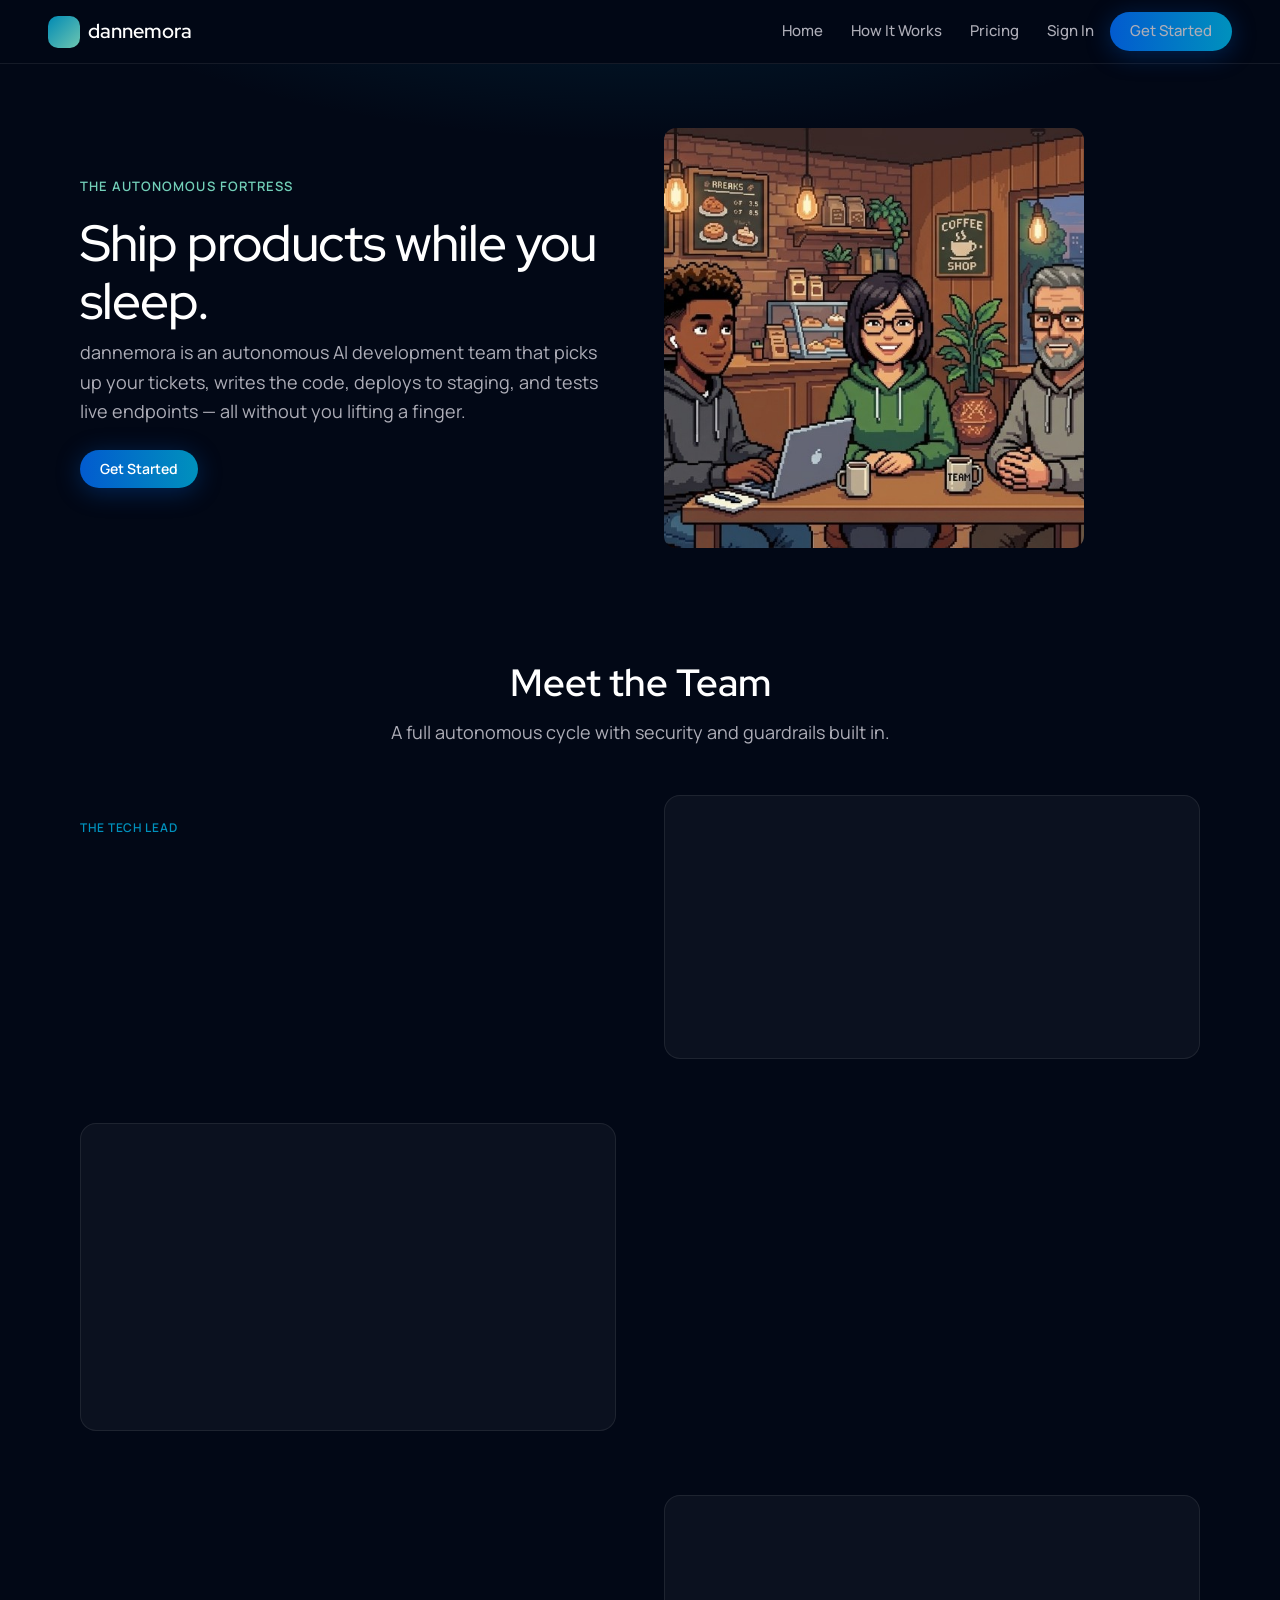
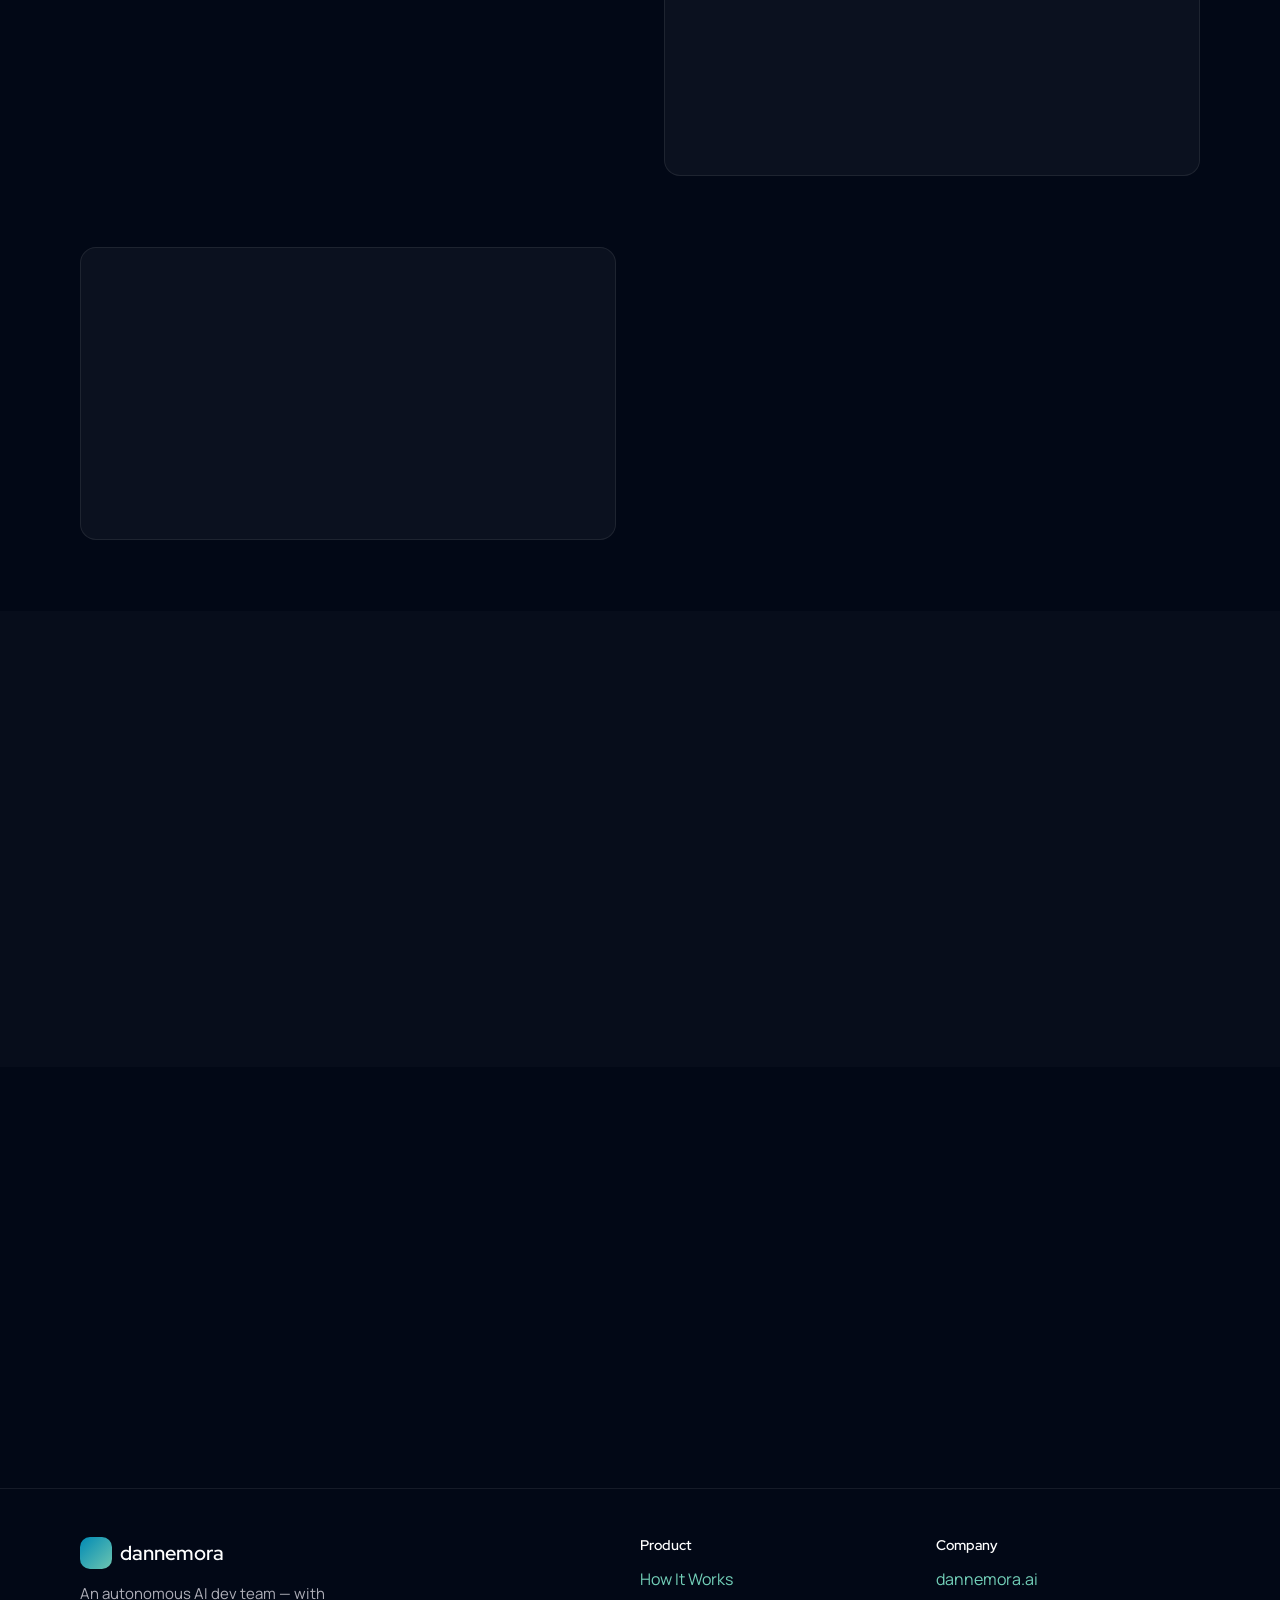
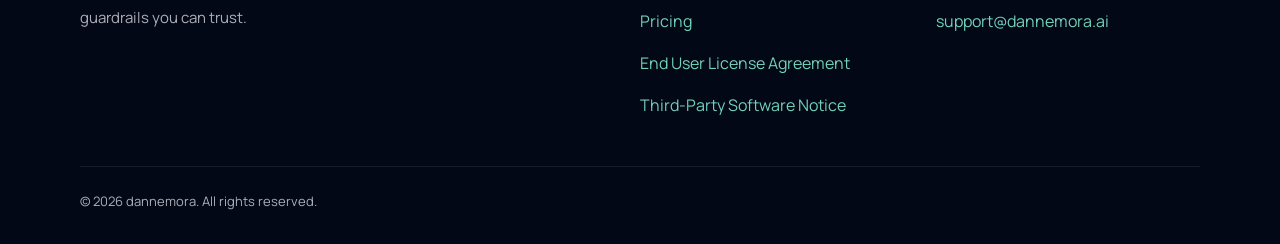
<file: index.html>
<!DOCTYPE html>
<html lang="en">
  <head>
    <meta charset="utf-8" />
    <meta name="viewport" content="width=device-width, initial-scale=1" />
    <title>dannemora — Ship features while you sleep</title>
    <meta
      name="description"
      content="dannemora is an autonomous AI development team that picks up your Linear tickets, writes code, deploys to staging, and tests live endpoints."
    />
    <link rel="preconnect" href="https://fonts.googleapis.com" />
    <link rel="preconnect" href="https://fonts.gstatic.com" crossorigin />
    <link
      href="https://fonts.googleapis.com/css2?family=Manrope:wght@400;500;600;700&family=Red+Hat+Display:wght@500;600;700&display=swap"
      rel="stylesheet"
    />
    <link rel="stylesheet" href="css/styles.css" />
  </head>
  <body>
    <header class="site-header">
      <div class="site-header__inner">
        <a class="logo" href="index.html">
          <span class="logo__mark" aria-hidden="true"></span>
          dannemora
        </a>
        <button type="button" class="nav-toggle" aria-label="Open menu">☰</button>
        <nav class="nav" id="site-nav">
          <a href="index.html">Home</a>
          <a href="index.html#how-it-works">How It Works</a>
          <a href="pricing.html">Pricing</a>
          <div class="nav__actions">
            <a href="account.html">Sign In</a>
            <a class="btn btn--primary get-started-cta" href="pricing.html">Get Started</a>
          </div>
        </nav>
      </div>
    </header>

    <main>
      <section class="hero">
        <div class="container hero__grid">
          <div>
            <p class="eyebrow">The Autonomous Fortress</p>
            <h1>Ship products while you sleep.</h1>
            <p class="body-large" style="font-size: 1.125rem; max-width: 36rem">
              dannemora is an autonomous AI development team that picks up your tickets, writes the code,
              deploys to staging, and tests live endpoints — all without you lifting a finger.
            </p>
            <p style="margin-top: 1.5rem">
              <a class="btn btn--primary get-started-cta" href="pricing.html">Get Started</a>
            </p>
          </div>
          <div class="hero__visual" aria-hidden="true">
            <div class="hero__visual-inner hero__visual-inner--image">
              <img src="assets/images/autonomous-agent-mesh.png" alt="Autonomous agent mesh — Tech Lead · Developer · QA" />
            </div>
          </div>
        </div>
      </section>

      <section class="section" id="agents">
        <div class="container">
          <div class="section__head">
            <h2>Meet the Team</h2>
            <p>A full autonomous cycle with security and guardrails built in.</p>
          </div>

          <div class="feature-row">
            <div class="feature-row__content">
              <span class="feature-badge">The Tech Lead</span>
              <h3>The Orchestrator</h3>
              <p>
                Your Tech Lead watches for new tickets on your board. When you point it at a ticket, it analyzes the
                requirements, sanitizes the input against prompt injection, and securely delegates the work to the
                Developer. It coordinates the full cycle — delegation, deployment, QA verification, and ticket closure
                — so you don't have to.
              </p>
            </div>
            <div class="feature-row__visual feature-row__visual--image">
              <img class="role-image-reveal" src="assets/images/the-tech-lead.png" alt="The Tech Lead" />
            </div>
          </div>

          <div class="feature-row feature-row--reverse">
            <div class="feature-row__content">
              <span class="feature-badge">The Developer</span>
              <h3>The Miracle Worker</h3>
              <p>
                The Developer takes tickets from the Tech Lead and gets to work. Writes code, pushes to your repo, and
                signals when the build is ready for staging. It doesn't clone repos it shouldn't touch, doesn't deploy
                to production, and doesn't exceed the cost guardrails you set. When QA finds a bug, the Developer gets
                the encrypted fix request and tries again — up to five rounds before escalating to you.
              </p>
            </div>
            <div class="feature-row__visual feature-row__visual--image">
              <img class="role-image-reveal" src="assets/images/the-developer.png" alt="The Developer" />
            </div>
          </div>

          <div class="feature-row">
            <div class="feature-row__content">
              <span class="feature-badge">The QA</span>
              <h3>The Gatekeeper</h3>
              <p>
                Once you deploy code to your staging URL, the QA agent goes to work. It hits your live endpoints,
                verifies responses against the acceptance criteria from the ticket, and reports a structured pass or
                fail with evidence. If it fails, the encrypted ticket goes back to the Developer. If it passes, the
                Tech Lead closes the ticket. QA never clones repos or runs servers — it only tests what's live.
              </p>
            </div>
            <div class="feature-row__visual feature-row__visual--image">
              <img class="role-image-reveal" src="assets/images/the-qa.png" alt="The QA" />
            </div>
          </div>

          <div class="feature-row feature-row--reverse">
            <div class="feature-row__content">
              <span class="feature-badge">Security &amp; Guardrails</span>
              <h3>Built for Production</h3>
              <p>
                Every message between agents is signed with industry-standard encryption and replay protection on a
                durable bus. Agents fetch credentials at runtime from an encrypted secrets manager and each agent runs
                in its own isolated container with role-specific security policies that prevent it from reading other
                agents' data, deploying to production, or exceeding your cost limits. Set per-ticket, daily, and
                monthly model spend caps. Your code, your keys, your infrastructure — nothing leaves your server.
              </p>
            </div>
            <div class="feature-row__visual feature-row__visual--image">
              <img class="role-image-reveal" src="assets/images/security-mailbox.png" alt="Locked box and public mailbox system" />
            </div>
          </div>
        </div>
      </section>

      <section class="section section--tight" id="how-it-works" style="background: rgba(255, 255, 255, 0.02)">
        <div class="container">
          <div class="section__head">
            <h2>How It Works</h2>
          </div>
          <div class="steps">
            <article class="step-card">
              <div class="step-card__num">1</div>
              <h3>Subscribe</h3>
              <p>Pick a plan and get your license key instantly.</p>
            </article>
            <article class="step-card">
              <div class="step-card__num">2</div>
              <h3>Install</h3>
              <p>
                Run the installer on your server. It sets up the team, infrastructure, and a dashboard. It then
                walks you through chat setup so you can get to work.
              </p>
            </article>
            <article class="step-card">
              <div class="step-card__num">3</div>
              <h3>Command</h3>
              <p>
                Message your TL with a ticket and watch the pipeline run: The Dev implements, pushes and deploys to
                staging, QA verifies (or flags you for needed support), and closes the ticket.
              </p>
            </article>
          </div>
        </div>
      </section>

      <section class="section">
        <div class="container">
          <div class="cta-banner">
            <h2>Ready to rip through your roadmaps?</h2>
            <a class="btn btn--primary get-started-cta" href="pricing.html" style="margin-top: 2.25rem;">Get Started</a>
          </div>
        </div>
      </section>
    </main>

    <footer class="site-footer">
      <div class="container site-footer__grid">
        <div>
          <div class="logo">
            <span class="logo__mark" aria-hidden="true"></span>
            dannemora
          </div>
          <p style="max-width: 280px; font-size: 0.9375rem">
            An autonomous AI dev team — with guardrails you can trust.
          </p>
        </div>
        <div>
          <h4 style="font-size: 0.875rem; margin-bottom: 0.75rem">Product</h4>
          <p><a href="index.html#how-it-works">How It Works</a></p>
          <p><a href="pricing.html">Pricing</a></p>
          <p><a href="assets/legal/eula.pdf" target="_blank" rel="noopener">End User License Agreement</a></p>
          <p><a href="assets/legal/notices.pdf" target="_blank" rel="noopener">Third-Party Software Notice</a></p>
        </div>
        <div>
          <h4 style="font-size: 0.875rem; margin-bottom: 0.75rem">Company</h4>
          <p><a href="https://dannemora.ai" rel="noopener">dannemora.ai</a></p>
          <p><a href="mailto:support@dannemora.ai">support@dannemora.ai</a></p>
        </div>
      </div>
      <div class="container footer-meta">© 2026 dannemora. All rights reserved.</div>
    </footer>

    <script src="js/main.js" defer></script>
  </body>
</html>
</file>
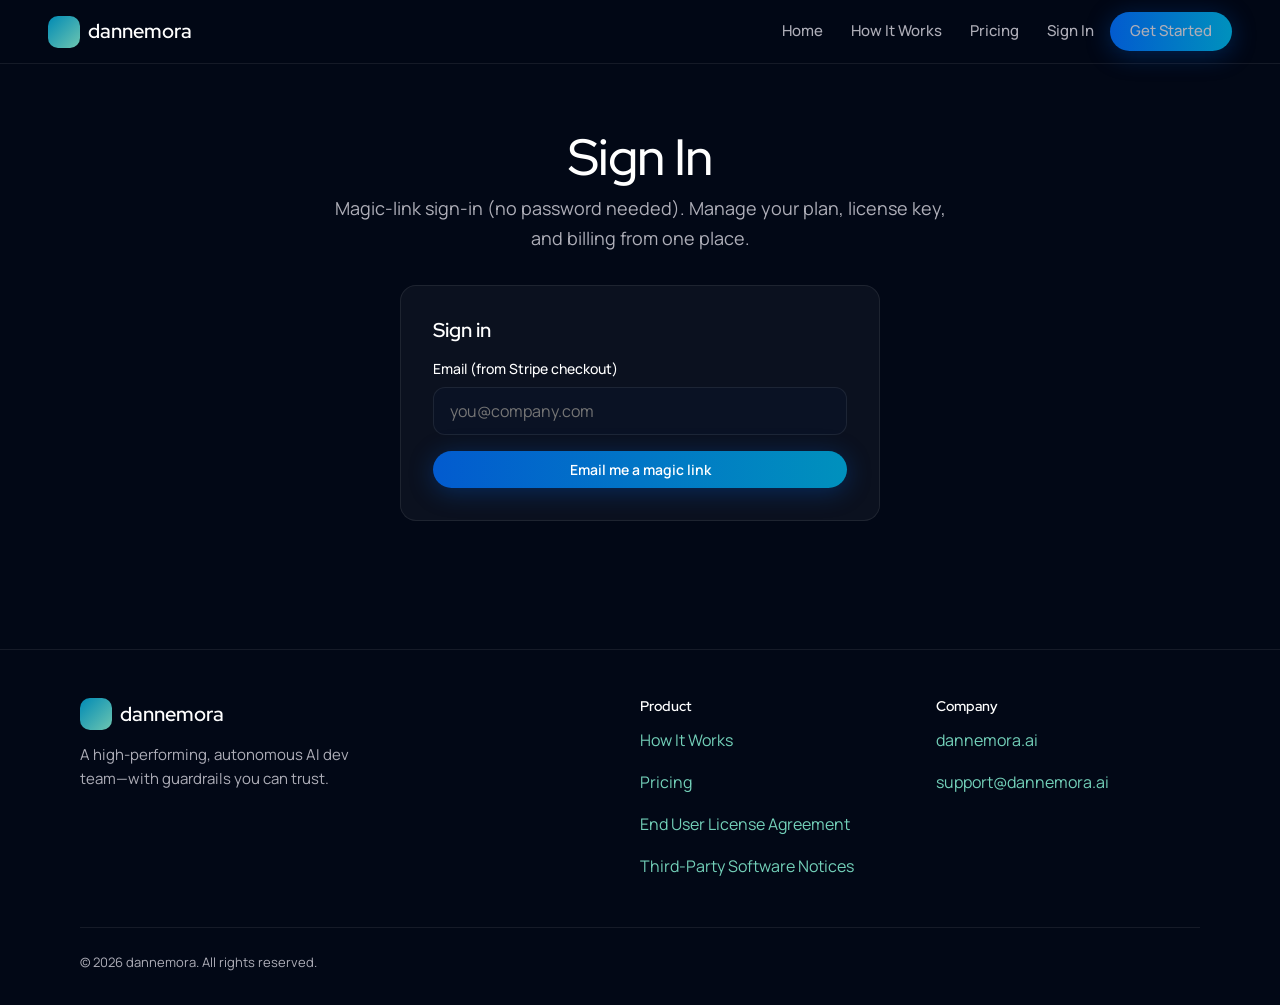
<file: account.html>
<!DOCTYPE html>
<html lang="en">
  <head>
    <meta charset="utf-8" />
    <meta name="viewport" content="width=device-width, initial-scale=1" />
    <title>Account — dannemora</title>
    <meta name="description" content="Sign in to manage your dannemora subscription, license key, and billing." />
    <link rel="preconnect" href="https://fonts.googleapis.com" />
    <link rel="preconnect" href="https://fonts.gstatic.com" crossorigin />
    <link
      href="https://fonts.googleapis.com/css2?family=Manrope:wght@400;500;600;700&family=Red+Hat+Display:wght@500;600;700&display=swap"
      rel="stylesheet"
    />
    <link rel="stylesheet" href="css/styles.css" />
  </head>
  <body>
    <header class="site-header">
      <div class="site-header__inner">
        <a class="logo" href="index.html">
          <span class="logo__mark" aria-hidden="true"></span>
          dannemora
        </a>
        <button type="button" class="nav-toggle" aria-label="Open menu">☰</button>
        <nav class="nav" id="site-nav">
          <a href="index.html">Home</a>
          <a href="index.html#how-it-works">How It Works</a>
          <a href="pricing.html">Pricing</a>
          <div class="nav__actions">
            <a href="account.html" aria-current="page">Sign In</a>
            <a class="btn btn--primary" href="pricing.html">Get Started</a>
          </div>
        </nav>
      </div>
    </header>

    <main>
      <section class="section">
        <div class="container">
          <div class="section__head" style="margin-bottom: 2rem">
            <h1>Sign In</h1>
            <p>Magic-link sign-in (no password needed). Manage your plan, license key, and billing from one place.</p>
          </div>

          <!-- Sign-in form (shown when not authenticated) -->
          <div id="signin-view">
            <div class="card" style="max-width: 480px; margin: 0 auto;">
              <h2 style="font-size: 1.25rem; margin-bottom: 1rem">Sign in</h2>
              <form id="magic-link-form">
                <div class="field">
                  <label for="signin-email">Email (from Stripe checkout)</label>
                  <input class="input" type="email" id="signin-email" name="email" placeholder="you@company.com" required autocomplete="email" />
                </div>
                <button type="submit" class="btn btn--primary btn--block" id="magic-link-btn">Email me a magic link</button>
              </form>
              <div id="magic-link-sent" style="display:none; margin-top: 1rem; padding: 1rem; border-radius: var(--radius-sm); background: rgba(115,208,185,0.1); border: 1px solid rgba(115,208,185,0.3);">
                <p style="margin:0; color: var(--accent-lime); font-weight: 600;">Check your email</p>
                <p style="margin:0.5rem 0 0; font-size: 0.875rem;">We sent a sign-in link to <strong id="sent-to-email" style="color:var(--text)"></strong>. It expires in 10 minutes.</p>
              </div>
            </div>
          </div>

          <!-- Account dashboard (shown after magic-link verification) -->
          <div id="account-view" style="display:none;">
            <div class="account-layout">
              <div class="card">
                <p style="margin-bottom: 0.5rem"><span class="status-pill" id="account-status-pill">Active</span></p>
                <p><strong style="color: var(--text)">Email:</strong> <span id="account-email"></span></p>
                <p><strong style="color: var(--text)">Current Plan:</strong> <span id="account-plan"></span></p>
                <p><strong style="color: var(--text)">Status:</strong> <span id="account-status"></span></p>
                <p><strong style="color: var(--text)">Expires:</strong> <span id="account-expires"></span></p>

                <h3 style="font-size: 1rem; margin: 1.5rem 0 0.75rem">Your License Key</h3>
                <div class="license-box" style="margin-bottom: 0.75rem">
                  <span id="account-license"></span>
                  <button type="button" class="btn btn--ghost" data-copy="#account-license">Copy</button>
                </div>
                <p style="font-size: 0.8125rem; margin-bottom: 1rem">
                  <strong>Important:</strong> Keep this key safe. You need it to install and run dannemora on your server.
                  The key is stored in <code>~/.dannemora/.license</code> on your server.
                </p>
              </div>

              <div class="card">
                <h3 style="font-size: 1rem; margin-bottom: 0.75rem;">Quick Reference</h3>
                <p style="font-size: 0.875rem; margin-bottom: 1rem;">Install or reinstall dannemora:</p>
                <pre style="padding:0.85rem;border-radius:12px;background:var(--bg-elevated);border:1px solid var(--border);overflow-x:auto;color:var(--text);font-size:0.86rem;margin-bottom:1rem;"><code>curl -fsSL https://dannemora.ai/install.sh | bash</code></pre>
                <p style="font-size: 0.875rem; color: var(--text-muted);">
                  Need help? Email <a href="mailto:support@dannemora.ai">support@dannemora.ai</a>.
                </p>
              </div>
            </div>
          </div>
        </div>
      </section>
    </main>

    <footer class="site-footer">
      <div class="container site-footer__grid">
        <div>
          <div class="logo">
            <span class="logo__mark" aria-hidden="true"></span>
            dannemora
          </div>
          <p style="max-width: 280px; font-size: 0.9375rem">A high-performing, autonomous AI dev team—with guardrails you can trust.</p>
        </div>
        <div>
          <h4 style="font-size: 0.875rem; margin-bottom: 0.75rem">Product</h4>
          <p><a href="index.html#how-it-works">How It Works</a></p>
          <p><a href="pricing.html">Pricing</a></p>
          <p><a href="assets/legal/eula.pdf" target="_blank" rel="noopener">End User License Agreement</a></p>
          <p><a href="assets/legal/notices.pdf" target="_blank" rel="noopener">Third-Party Software Notices</a></p>
        </div>
        <div>
          <h4 style="font-size: 0.875rem; margin-bottom: 0.75rem">Company</h4>
          <p><a href="https://dannemora.ai" rel="noopener">dannemora.ai</a></p>
          <p><a href="mailto:support@dannemora.ai">support@dannemora.ai</a></p>
        </div>
      </div>
      <div class="container footer-meta">© 2026 dannemora. All rights reserved.</div>
    </footer>

    <script src="js/main.js" defer></script>
    <script>
      (function () {
        const API = 'https://api.dannemora.ai';
        const params = new URLSearchParams(window.location.search);
        const token = params.get('token');

        // If we have a magic-link token, verify it and show account
        if (token) {
          fetch(`${API}/v1/auth/verify?token=${encodeURIComponent(token)}`)
            .then((r) => {
              if (!r.ok) throw new Error('Invalid or expired link. Please request a new one.');
              return r.json();
            })
            .then((data) => {
              showAccount(data);
              // Clean the token from URL
              window.history.replaceState({}, '', 'account.html');
            })
            .catch((e) => {
              alert(e.message);
            });
          return;
        }

        // Magic-link form
        const form = document.getElementById('magic-link-form');
        if (form) {
          form.addEventListener('submit', async (e) => {
            e.preventDefault();
            const email = document.getElementById('signin-email').value.trim();
            if (!email) return;

            const btn = document.getElementById('magic-link-btn');
            btn.textContent = 'Sending...';
            btn.disabled = true;

            try {
              const resp = await fetch(`${API}/v1/auth/magic-link`, {
                method: 'POST',
                headers: { 'Content-Type': 'application/json' },
                body: JSON.stringify({ email }),
              });
              if (!resp.ok) throw new Error('Request failed');
              document.getElementById('sent-to-email').textContent = email;
              document.getElementById('magic-link-sent').style.display = 'block';
              form.style.display = 'none';
            } catch {
              btn.textContent = 'Email me a magic link';
              btn.disabled = false;
              alert('Something went wrong. Please try again.');
            }
          });
        }

        function showAccount(data) {
          document.getElementById('signin-view').style.display = 'none';
          document.getElementById('account-view').style.display = 'block';

          document.getElementById('account-email').textContent = data.email || '';
          document.getElementById('account-license').textContent = data.license_key || '';

          const planLabels = { monthly: 'Monthly ($59/mo)', annual: 'Annual ($499/yr)' };
          document.getElementById('account-plan').textContent = planLabels[data.plan] || data.plan;

          const statusLabels = { active: 'Active', past_due: 'Past Due', cancelled: 'Cancelled', expired: 'Expired' };
          const statusEl = document.getElementById('account-status');
          statusEl.textContent = statusLabels[data.status] || data.status;

          const pill = document.getElementById('account-status-pill');
          pill.textContent = statusLabels[data.status] || data.status;
          if (data.status !== 'active') {
            pill.style.background = 'rgba(248,113,113,0.2)';
            pill.style.color = '#f87171';
          }

          if (data.expires_at) {
            const d = new Date(data.expires_at);
            document.getElementById('account-expires').textContent = d.toLocaleDateString('en-US', {
              year: 'numeric', month: 'long', day: 'numeric',
            });
          }

          // Re-init copy buttons for dynamically loaded content
          document.querySelectorAll('[data-copy]').forEach((btn) => {
            btn.onclick = async () => {
              const target = btn.getAttribute('data-copy');
              const el = target ? document.querySelector(target) : null;
              const text = el ? el.textContent.trim() : '';
              if (!text) return;
              try {
                await navigator.clipboard.writeText(text);
                const prev = btn.textContent;
                btn.textContent = 'Copied!';
                setTimeout(() => { btn.textContent = prev; }, 2000);
              } catch {}
            };
          });
        }
      })();
    </script>
  </body>
</html>
</file>
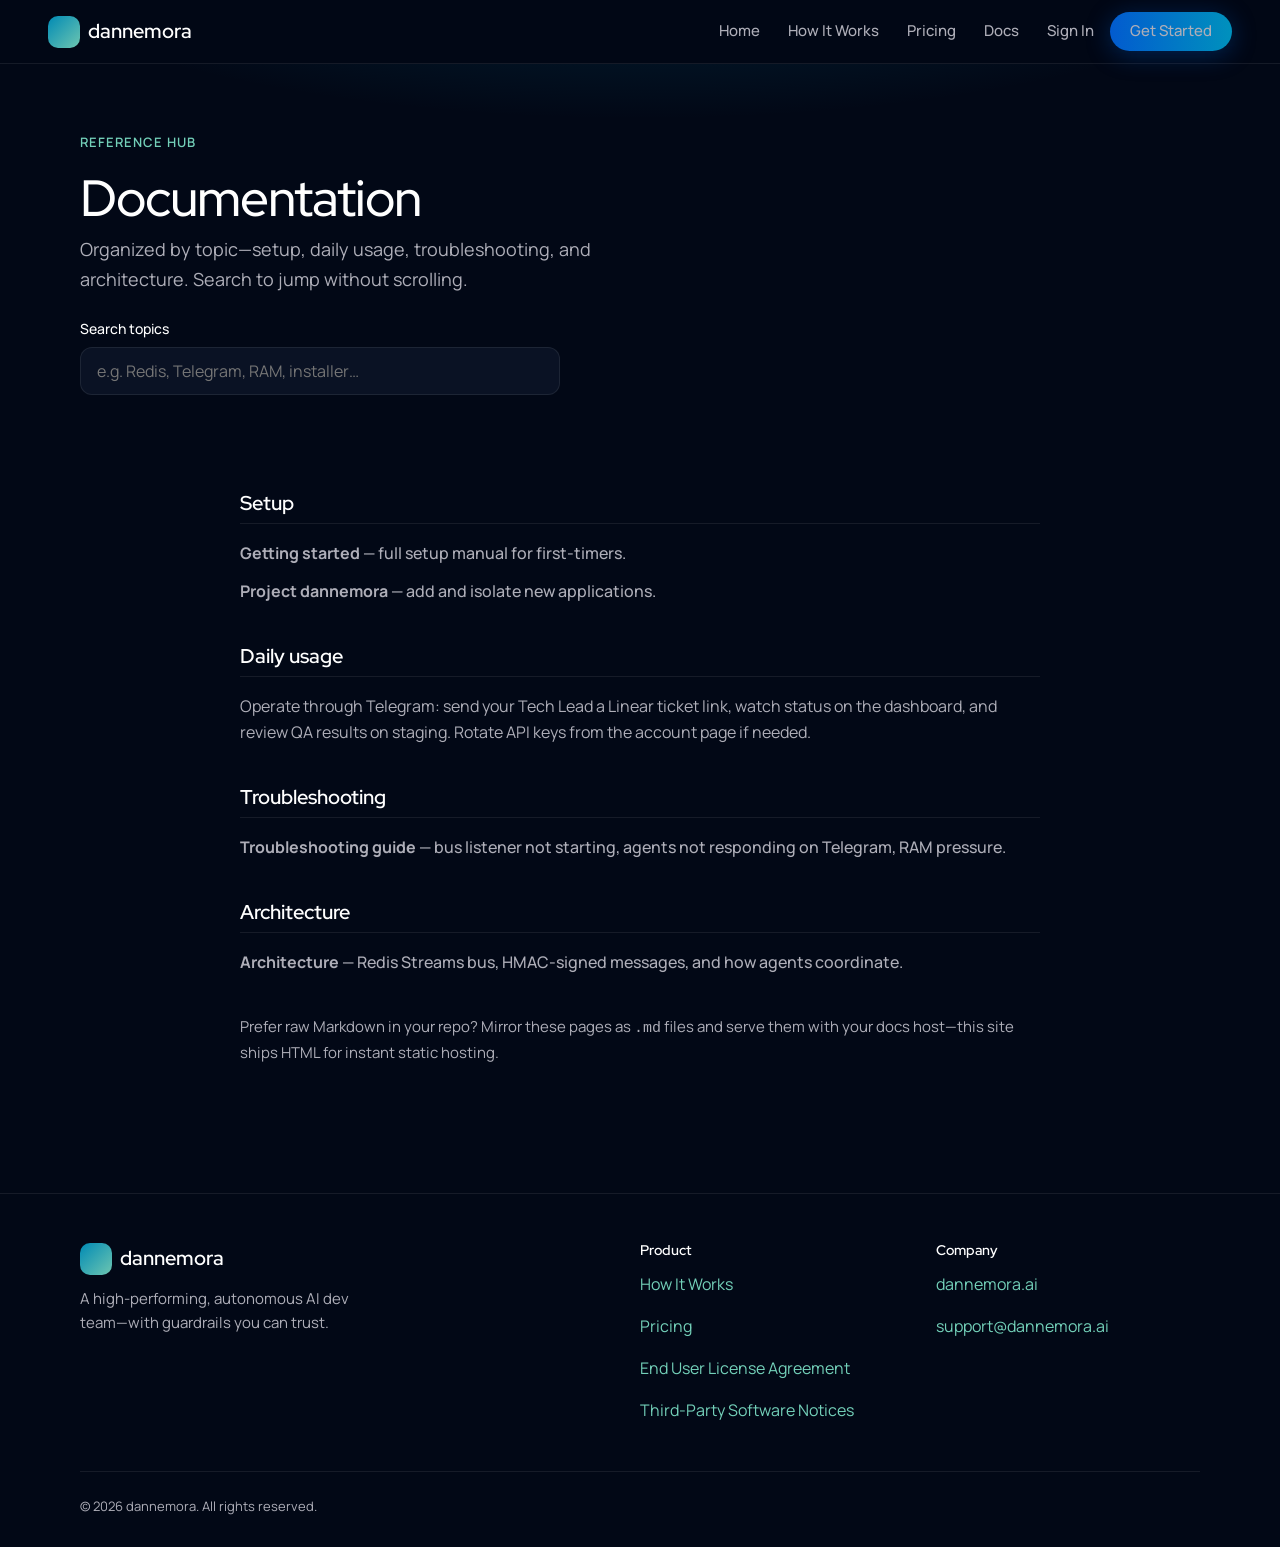
<file: docs.html>
<!DOCTYPE html>
<html lang="en">
  <head>
    <meta charset="utf-8" />
    <meta name="viewport" content="width=device-width, initial-scale=1" />
    <title>Documentation — dannemora</title>
    <meta
      name="description"
      content="Setup, daily usage, troubleshooting, and architecture for dannemora customers."
    />
    <link rel="preconnect" href="https://fonts.googleapis.com" />
    <link rel="preconnect" href="https://fonts.gstatic.com" crossorigin />
    <link
      href="https://fonts.googleapis.com/css2?family=Manrope:wght@400;500;600;700&family=Red+Hat+Display:wght@500;600;700&display=swap"
      rel="stylesheet"
    />
    <link rel="stylesheet" href="css/styles.css" />
  </head>
  <body>
    <header class="site-header">
      <div class="site-header__inner">
        <a class="logo" href="index.html">
          <span class="logo__mark" aria-hidden="true"></span>
          dannemora
        </a>
        <button type="button" class="nav-toggle" aria-label="Open menu">☰</button>
        <nav class="nav" id="site-nav">
          <a href="index.html">Home</a>
          <a href="index.html#how-it-works">How It Works</a>
          <a href="pricing.html">Pricing</a>
          <a href="docs.html">Docs</a>
          <div class="nav__actions">
            <a href="account.html">Sign In</a>
            <a class="btn btn--primary" href="pricing.html">Get Started</a>
          </div>
        </nav>
      </div>
    </header>

    <main>
      <section class="hero" style="padding-bottom: 1rem">
        <div class="container">
          <p class="eyebrow">Reference hub</p>
          <h1>Documentation</h1>
          <p style="font-size: 1.125rem; max-width: 560px">
            Organized by topic—setup, daily usage, troubleshooting, and architecture. Search to jump without
            scrolling.
          </p>
          <div class="docs-search field" style="margin-top: 1.5rem">
            <label for="docs-search">Search topics</label>
            <input
              class="input"
              type="search"
              id="docs-search"
              placeholder="e.g. Redis, Telegram, RAM, installer…"
              autocomplete="off"
            />
          </div>
        </div>
      </section>

      <section class="section section--tight">
        <div class="container" style="max-width: 800px">
          <article class="docs-section" data-doc-item>
            <h2 id="setup">Setup</h2>
            <ul class="doc-link-list">
              <li>
                <a href="docs/getting-started.html"><strong>Getting started</strong> — full setup manual for first-timers.</a>
              </li>
              <li>
                <a href="docs/dannemora.html"><strong>Project dannemora</strong> — add and isolate new applications.</a>
              </li>
            </ul>
          </article>

          <article class="docs-section" data-doc-item>
            <h2 id="daily">Daily usage</h2>
            <p>
              Operate through Telegram: send your Tech Lead a Linear ticket link, watch status on the dashboard, and
              review QA results on staging. Rotate API keys from the account page if needed.
            </p>
          </article>

          <article class="docs-section" data-doc-item>
            <h2 id="troubleshooting">Troubleshooting</h2>
            <ul class="doc-link-list">
              <li>
                <a href="docs/troubleshooting.html"
                  ><strong>Troubleshooting guide</strong> — bus listener not starting, agents not responding on Telegram, RAM pressure.</a
                >
              </li>
            </ul>
          </article>

          <article class="docs-section" data-doc-item>
            <h2 id="architecture">Architecture</h2>
            <ul class="doc-link-list">
              <li>
                <a href="docs/architecture.html"
                  ><strong>Architecture</strong> — Redis Streams bus, HMAC-signed messages, and how agents coordinate.</a
                >
              </li>
            </ul>
          </article>

          <p style="margin-top: 2rem; font-size: 0.9375rem" data-doc-item>
            Prefer raw Markdown in your repo? Mirror these pages as <code>.md</code> files and serve them with your docs
            host—this site ships HTML for instant static hosting.
          </p>
        </div>
      </section>
    </main>

    <footer class="site-footer">
      <div class="container site-footer__grid">
        <div>
          <div class="logo">
            <span class="logo__mark" aria-hidden="true"></span>
            dannemora
          </div>
          <p style="max-width: 280px; font-size: 0.9375rem">A high-performing, autonomous AI dev team—with guardrails you can trust.</p>
        </div>
        <div>
          <h4 style="font-size: 0.875rem; margin-bottom: 0.75rem">Product</h4>
          <p><a href="index.html#how-it-works">How It Works</a></p>
          <p><a href="pricing.html">Pricing</a></p>
          <p><a href="assets/legal/eula.pdf" target="_blank" rel="noopener">End User License Agreement</a></p>
          <p><a href="assets/legal/notices.pdf" target="_blank" rel="noopener">Third-Party Software Notices</a></p>
        </div>
        <div>
          <h4 style="font-size: 0.875rem; margin-bottom: 0.75rem">Company</h4>
          <p><a href="https://dannemora.ai" rel="noopener">dannemora.ai</a></p>
          <p><a href="mailto:support@dannemora.ai">support@dannemora.ai</a></p>
        </div>
      </div>
      <div class="container footer-meta">© 2026 dannemora. All rights reserved.</div>
    </footer>

    <script src="js/main.js" defer></script>
  </body>
</html>
</file>
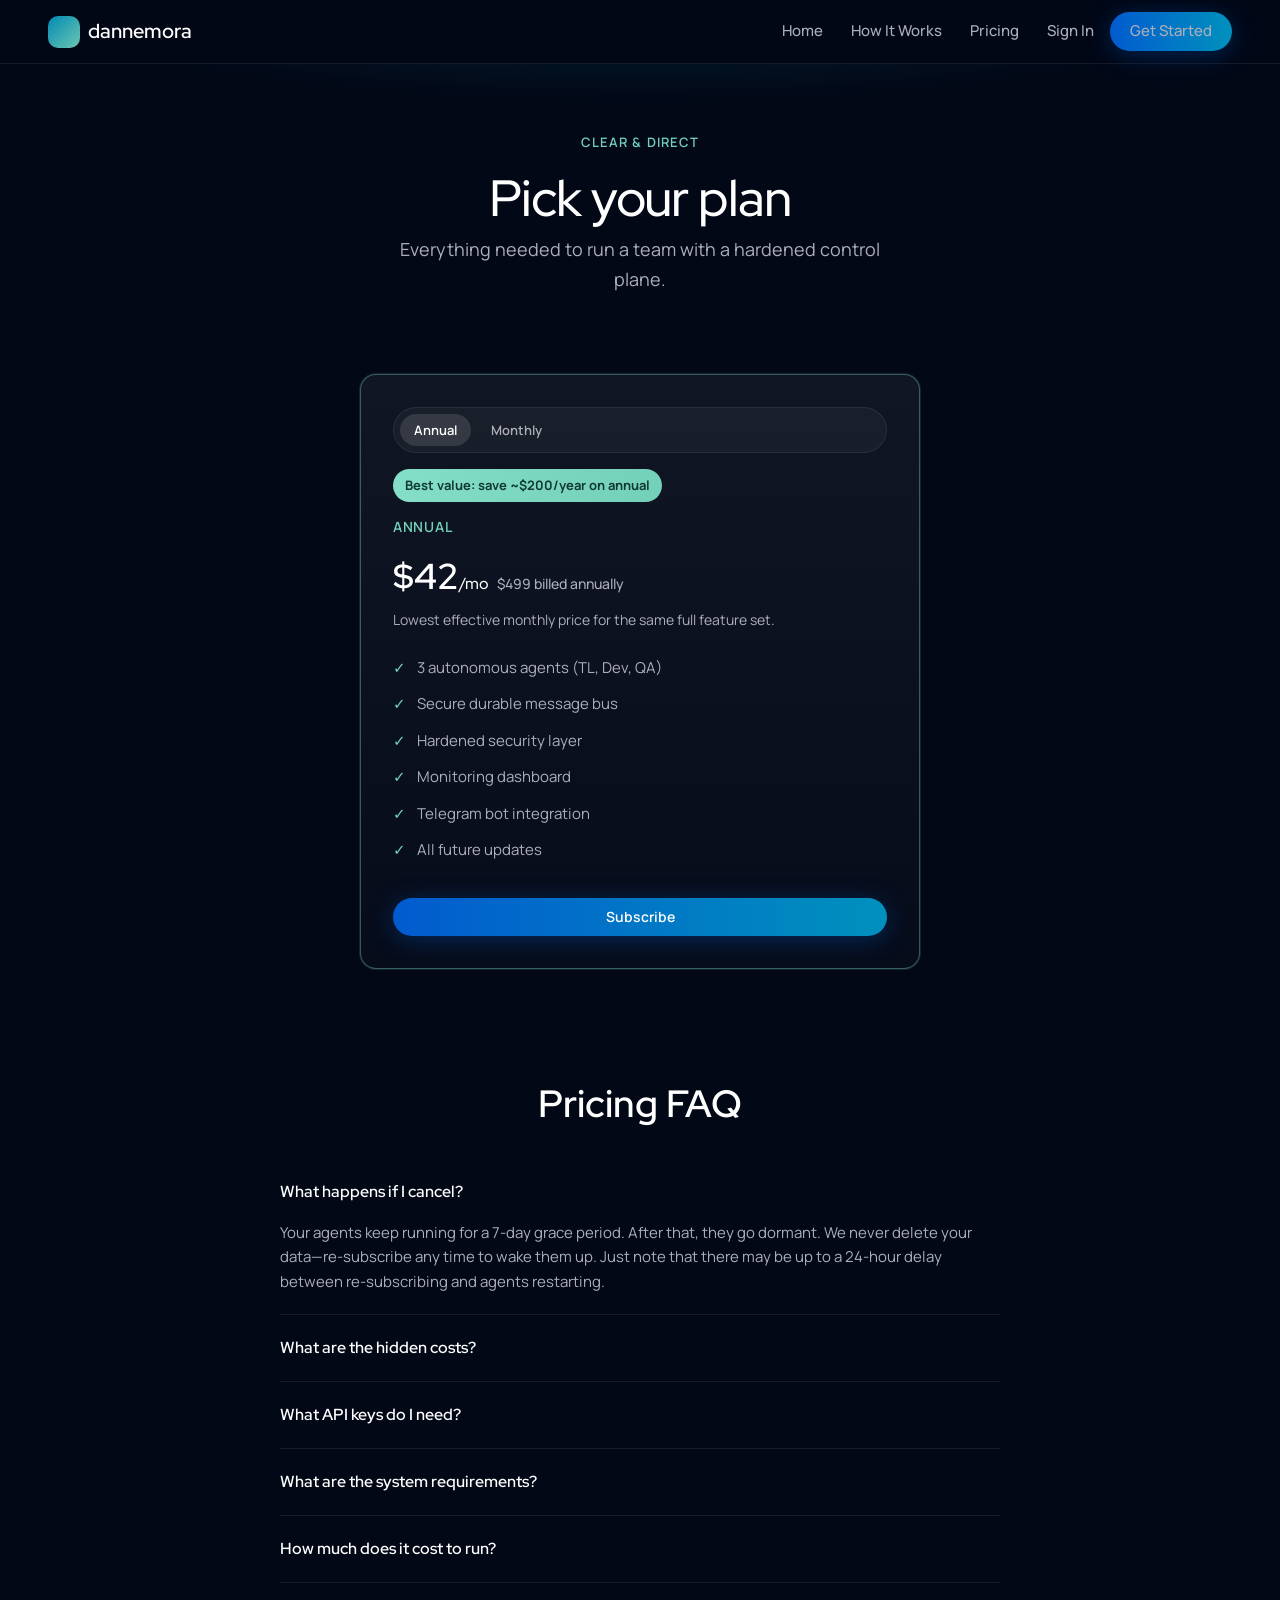
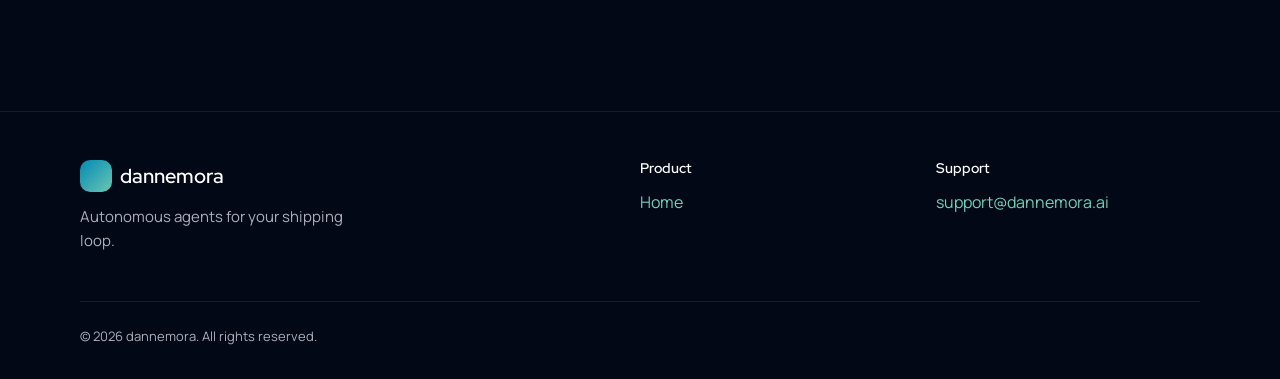
<file: pricing.html>
<!DOCTYPE html>
<html lang="en">
  <head>
    <meta charset="utf-8" />
    <meta name="viewport" content="width=device-width, initial-scale=1" />
    <title>Pricing — dannemora</title>
    <meta name="description" content="dannemora monthly and annual plans. Three AI agents, secure message bus, Telegram, dashboard, and updates." />
    <link rel="preconnect" href="https://fonts.googleapis.com" />
    <link rel="preconnect" href="https://fonts.gstatic.com" crossorigin />
    <link
      href="https://fonts.googleapis.com/css2?family=Manrope:wght@400;500;600;700&family=Red+Hat+Display:wght@500;600;700&display=swap"
      rel="stylesheet"
    />
    <link rel="stylesheet" href="css/styles.css" />
  </head>
  <body>
    <header class="site-header">
      <div class="site-header__inner">
        <a class="logo" href="index.html">
          <span class="logo__mark" aria-hidden="true"></span>
          dannemora
        </a>
        <button type="button" class="nav-toggle" aria-label="Open menu">☰</button>
        <nav class="nav" id="site-nav">
          <a href="index.html">Home</a>
          <a href="index.html#how-it-works">How It Works</a>
          <a href="pricing.html">Pricing</a>
          <div class="nav__actions">
            <a href="account.html">Sign In</a>
            <a class="btn btn--primary" href="#plans">Get Started</a>
          </div>
        </nav>
      </div>
    </header>

    <main>
      <section class="hero" style="padding-bottom: 2rem">
        <div class="container text-center">
          <p class="eyebrow">Clear &amp; direct</p>
          <h1>Pick your plan</h1>
          <p style="max-width: 520px; margin: 0 auto; font-size: 1.125rem">
            Everything needed to run a team with a hardened control plane.
          </p>
        </div>
      </section>

      <section class="section section--tight" id="plans">
        <div class="container">
          <div class="pricing-single">
            <div class="price-card price-card--highlight">
              <div class="billing-toggle" role="tablist" aria-label="Choose billing period">
                <button type="button" class="is-active" data-billing-toggle="annual" role="tab" aria-selected="true">
                  Annual
                </button>
                <button type="button" data-billing-toggle="monthly" role="tab" aria-selected="false">
                  Monthly
                </button>
              </div>

              <div class="price-card__savings" id="pricing-savings-badge">Best value: save ~$200/year on annual</div>

              <div class="price-card__tier" id="pricing-tier">Annual</div>
              <div class="price-card__price" id="pricing-amount">
                <span class="price-card__primary-amount price-card__primary-amount--glow">$42</span><span style="font-size: 1rem; font-weight: 500">/mo</span>
                <span class="price-card__billing">$499 billed annually</span>
              </div>
              <p class="price-card__note" id="pricing-note">Lowest effective monthly price for the same full feature set.</p>

              <ul id="pricing-features">
                <li>3 autonomous agents (TL, Dev, QA)</li>
                <li>Secure durable message bus</li>
                <li>Hardened security layer</li>
                <li>Monitoring dashboard</li>
                <li>Telegram bot integration</li>
                <li>All future updates</li>
              </ul>

              <a
                class="btn btn--primary btn--block"
                id="pricing-subscribe-link"
                href="https://buy.stripe.com/checkout-placeholder-annual"
                target="_blank"
                rel="noopener"
                >Subscribe</a
              >
            </div>
          </div>
        </div>
      </section>

      <section class="section">
        <div class="container">
          <h2 class="text-center" style="margin-bottom: 2rem">Pricing FAQ</h2>
          <div class="faq">
            <details class="faq-item" open data-doc-item>
              <summary>What happens if I cancel?</summary>
              <p>
                Your agents keep running for a 7-day grace period. After that, they go dormant. We never delete your
                data—re-subscribe any time to wake them up. Just note that there may be up to a 24-hour delay between
                re-subscribing and agents restarting.
              </p>
            </details>
            <details class="faq-item" data-doc-item>
              <summary>What are the hidden costs?</summary>
              <p>
                You’ll need your own LLM (Anthropic, OpenAI, etc.) API key to power the team. You'll only pay for
                what the agents actually use.
              </p>
            </details>
            <details class="faq-item" data-doc-item>
              <summary>What API keys do I need?</summary>
              <p>
                We recommend Anthropic for the brains. Specifically, the latest Sonnet model is well suited for the
                Tech Lead and QA, and the highest power Opus has worked well for the Developer. We have not tested
                every possible combination, nor have we tested other models for these use cases. Please let us know
                what is working well for you! Also, you're not locked into a model. We like Anthropic, but do you.
              </p>
            </details>
            <details class="faq-item" data-doc-item>
              <summary>What are the system requirements?</summary>
              <p>
                Each team requires a small VPS with Docker-friendly Linux, outbound HTTPS, and approximately 8GB of
                RAM. See the setup manual for detailed specs.
              </p>
            </details>
            <details class="faq-item" data-doc-item>
              <summary>How much does it cost to run?</summary>
              <p>
                It depends. You can set monthly limits in-product and with the LLM provider to control costs.
                However, ticket volume, project complexity, and a plethora of other factors influence cost.
              </p>
            </details>
          </div>
        </div>
      </section>
    </main>

    <footer class="site-footer">
      <div class="container site-footer__grid">
        <div>
          <div class="logo">
            <span class="logo__mark" aria-hidden="true"></span>
            dannemora
          </div>
          <p style="max-width: 280px; font-size: 0.9375rem">Autonomous agents for your shipping loop.</p>
        </div>
        <div>
          <h4 style="font-size: 0.875rem; margin-bottom: 0.75rem">Product</h4>
          <p><a href="index.html">Home</a></p>
        </div>
        <div>
          <h4 style="font-size: 0.875rem; margin-bottom: 0.75rem">Support</h4>
          <p><a href="mailto:support@dannemora.ai">support@dannemora.ai</a></p>
        </div>
      </div>
      <div class="container footer-meta">© 2026 dannemora. All rights reserved.</div>
    </footer>

    <script src="js/main.js" defer></script>
  </body>
</html>
</file>
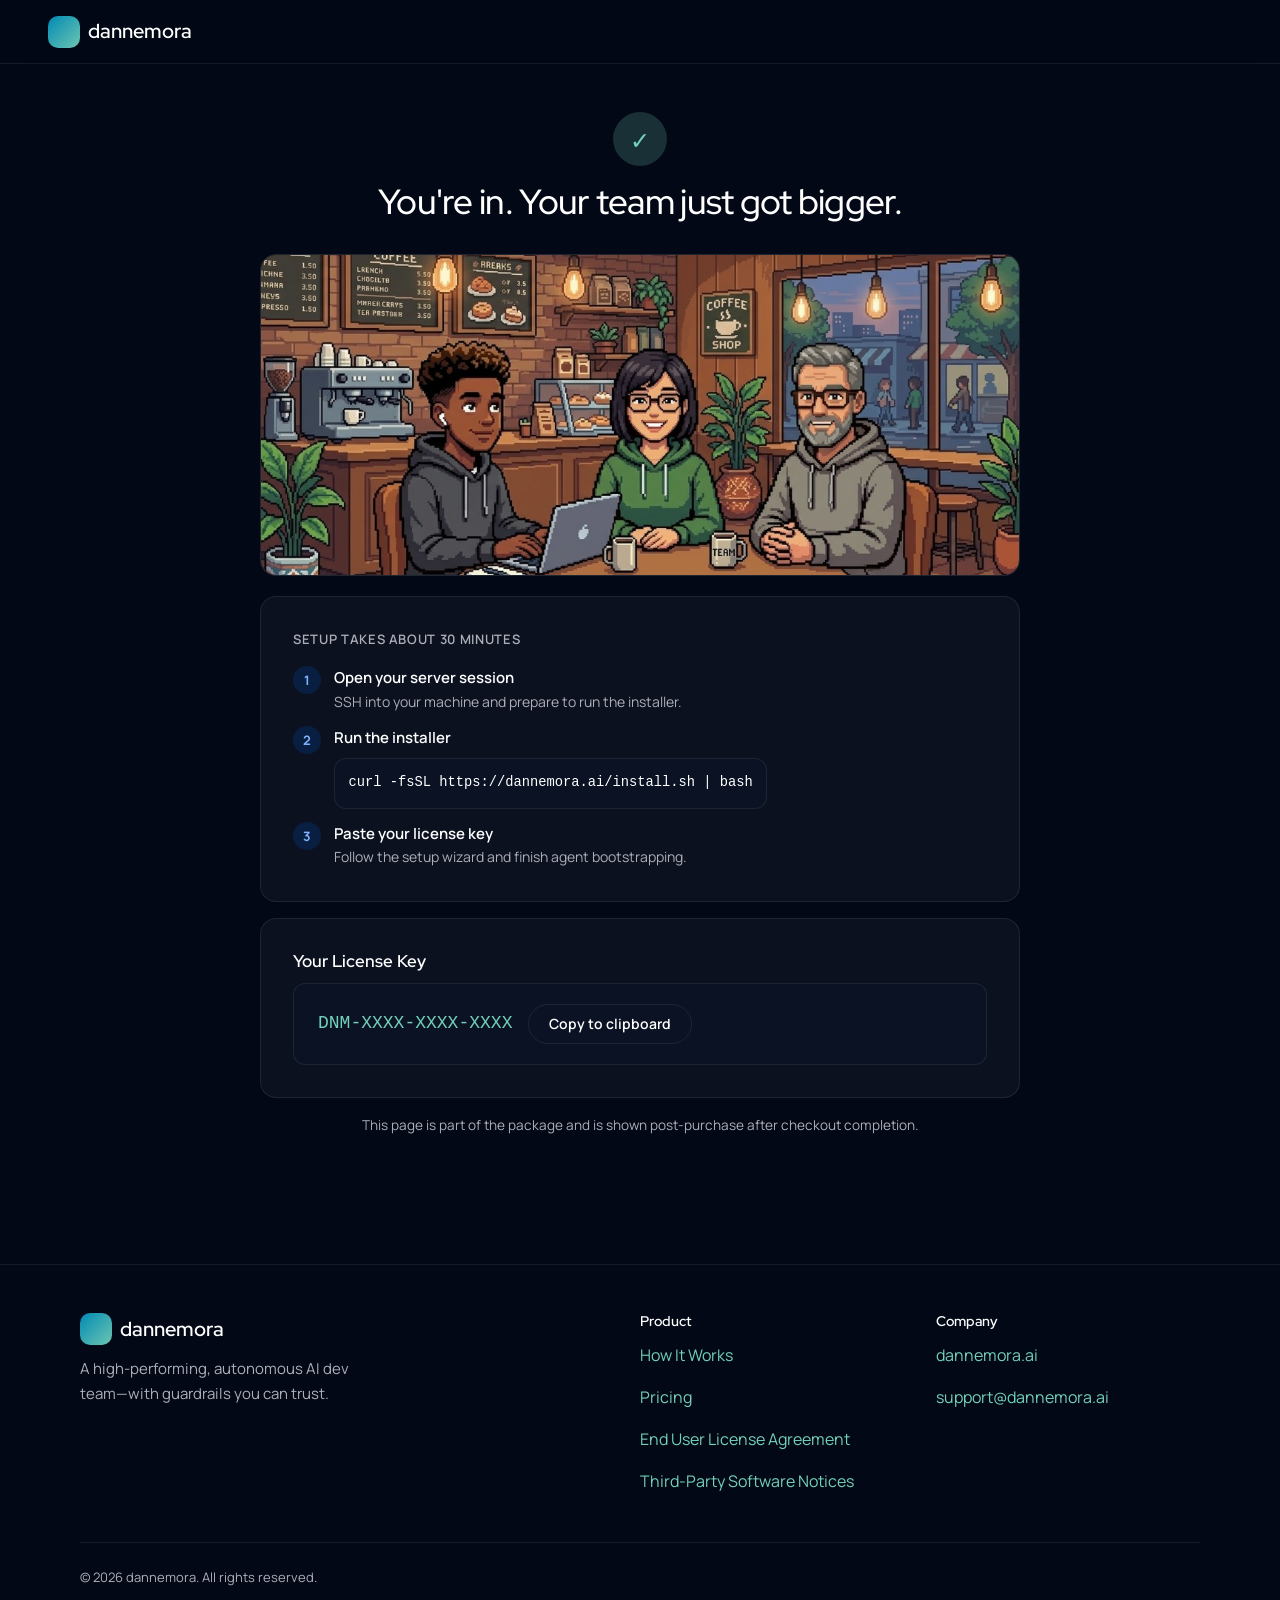
<file: success.html>
<!DOCTYPE html>
<html lang="en">
  <head>
    <meta charset="utf-8" />
    <meta name="viewport" content="width=device-width, initial-scale=1" />
    <title>Success — dannemora</title>
    <meta name="description" content="Post-purchase success page for dannemora onboarding." />
    <link rel="preconnect" href="https://fonts.googleapis.com" />
    <link rel="preconnect" href="https://fonts.gstatic.com" crossorigin />
    <link
      href="https://fonts.googleapis.com/css2?family=Manrope:wght@400;500;600;700&family=Red+Hat+Display:wght@500;600;700&display=swap"
      rel="stylesheet"
    />
    <link rel="stylesheet" href="css/styles.css" />
  </head>
  <body>
    <header class="site-header">
      <div class="site-header__inner">
        <a class="logo" href="index.html">
          <span class="logo__mark" aria-hidden="true"></span>
          dannemora
        </a>
      </div>
    </header>

    <main>
      <section class="section" style="padding-top: 3rem;">
        <div class="container" style="max-width: 760px;">
          <div class="text-center" style="margin-bottom: 2rem;">
            <div style="display:inline-flex;align-items:center;justify-content:center;width:54px;height:54px;border-radius:999px;background:rgba(115,208,185,0.2);margin-bottom:1rem;color:#73d0b9;font-size:1.5rem;">✓</div>
            <h1 style="font-size: clamp(1.75rem, 3vw, 2.2rem); margin-bottom: 0.5rem;">You're in. Your team just got bigger.</h1>
          </div>

          <div class="card" style="padding: 0; overflow: hidden; margin-bottom: 1.25rem;">
            <img src="assets/images/autonomous-agent-mesh.png" alt="dannemora team together at the table" style="width:100%; display:block; object-fit:cover; max-height:320px;" />
          </div>

          <div class="card" style="margin-bottom: 1rem;">
            <p style="font-size: 13px; font-weight: 600; letter-spacing: 0.05em; text-transform: uppercase; color: var(--text-muted); margin-bottom: 1rem;">Setup takes about 30 minutes</p>

            <div style="display:flex; flex-direction:column; gap:0.8rem;">
              <div style="display:flex; gap:0.8rem; align-items:flex-start;">
                <div style="width:28px;height:28px;border-radius:999px;background:rgba(2,91,207,0.2);color:#7eb2ff;display:flex;align-items:center;justify-content:center;font-weight:700;font-size:13px;flex-shrink:0;">1</div>
                <div>
                  <p style="margin:0;color:var(--text);font-weight:600;font-size:15px;">Open your server session</p>
                  <p style="margin:0;color:var(--text-muted);font-size:14px;">SSH into your machine and prepare to run the installer.</p>
                </div>
              </div>

              <div style="display:flex; gap:0.8rem; align-items:flex-start;">
                <div style="width:28px;height:28px;border-radius:999px;background:rgba(2,91,207,0.2);color:#7eb2ff;display:flex;align-items:center;justify-content:center;font-weight:700;font-size:13px;flex-shrink:0;">2</div>
                <div>
                  <p style="margin:0;color:var(--text);font-weight:600;font-size:15px;">Run the installer</p>
                  <pre style="margin:0.45rem 0 0;padding:0.85rem;border-radius:12px;background:var(--bg-elevated);border:1px solid var(--border);overflow-x:auto;color:var(--text);font-size:0.86rem;"><code>curl -fsSL https://dannemora.ai/install.sh | bash</code></pre>
                </div>
              </div>

              <div style="display:flex; gap:0.8rem; align-items:flex-start;">
                <div style="width:28px;height:28px;border-radius:999px;background:rgba(2,91,207,0.2);color:#7eb2ff;display:flex;align-items:center;justify-content:center;font-weight:700;font-size:13px;flex-shrink:0;">3</div>
                <div>
                  <p style="margin:0;color:var(--text);font-weight:600;font-size:15px;">Paste your license key</p>
                  <p style="margin:0;color:var(--text-muted);font-size:14px;">Follow the setup wizard and finish agent bootstrapping.</p>
                </div>
              </div>
            </div>
          </div>

          <div class="card" style="margin-bottom: 1rem;">
            <h2 style="font-size: 1.05rem; margin-bottom: 0.75rem;">Your License Key</h2>
            <div class="license-box" style="margin-bottom: 0;">
              <span id="license-key">DNM-XXXX-XXXX-XXXX</span>
              <button type="button" class="btn btn--ghost" data-copy="#license-key">Copy to clipboard</button>
            </div>
          </div>

          <p class="text-center" style="font-size: 0.85rem; margin: 0; color: var(--text-muted);">
            This page is part of the package and is shown post-purchase after checkout completion.
          </p>
        </div>
      </section>
    </main>

    <footer class="site-footer">
      <div class="container site-footer__grid">
        <div>
          <div class="logo">
            <span class="logo__mark" aria-hidden="true"></span>
            dannemora
          </div>
          <p style="max-width: 280px; font-size: 0.9375rem">A high-performing, autonomous AI dev team—with guardrails you can trust.</p>
        </div>
        <div>
          <h4 style="font-size: 0.875rem; margin-bottom: 0.75rem">Product</h4>
          <p><a href="index.html#how-it-works">How It Works</a></p>
          <p><a href="pricing.html">Pricing</a></p>
          <p><a href="assets/legal/eula.pdf" target="_blank" rel="noopener">End User License Agreement</a></p>
          <p><a href="assets/legal/notices.pdf" target="_blank" rel="noopener">Third-Party Software Notices</a></p>
        </div>
        <div>
          <h4 style="font-size: 0.875rem; margin-bottom: 0.75rem">Company</h4>
          <p><a href="https://dannemora.ai" rel="noopener">dannemora.ai</a></p>
          <p><a href="mailto:support@dannemora.ai">support@dannemora.ai</a></p>
        </div>
      </div>
      <div class="container footer-meta">© 2026 dannemora. All rights reserved.</div>
    </footer>

    <script src="js/main.js" defer></script>
    <script>
      (function () {
        const API = 'https://api.dannemora.ai';
        const params = new URLSearchParams(window.location.search);
        const sessionId = params.get('session_id');
        const keyEl = document.getElementById('license-key');

        if (!sessionId || !keyEl) return;

        keyEl.textContent = 'Retrieving your key…';

        let attempts = 0;
        const maxAttempts = 8;
        const delayMs = 2500;

        function fetchKey() {
          attempts++;
          fetch(`${API}/v1/license/retrieve?session_id=${encodeURIComponent(sessionId)}`)
            .then((r) => {
              if (!r.ok) throw new Error('not_ready');
              return r.json();
            })
            .then((data) => {
              if (data.license_key) {
                keyEl.textContent = data.license_key;
              } else {
                throw new Error('no_key');
              }
            })
            .catch(() => {
              if (attempts < maxAttempts) {
                setTimeout(fetchKey, delayMs);
              } else {
                keyEl.innerHTML =
                  'Key not ready yet. <a href="account.html" style="color:var(--accent-lime)">Sign in to your account</a> to retrieve it, or check your email.';
              }
            });
        }

        fetchKey();
      })();
    </script>
  </body>
</html>
</file>
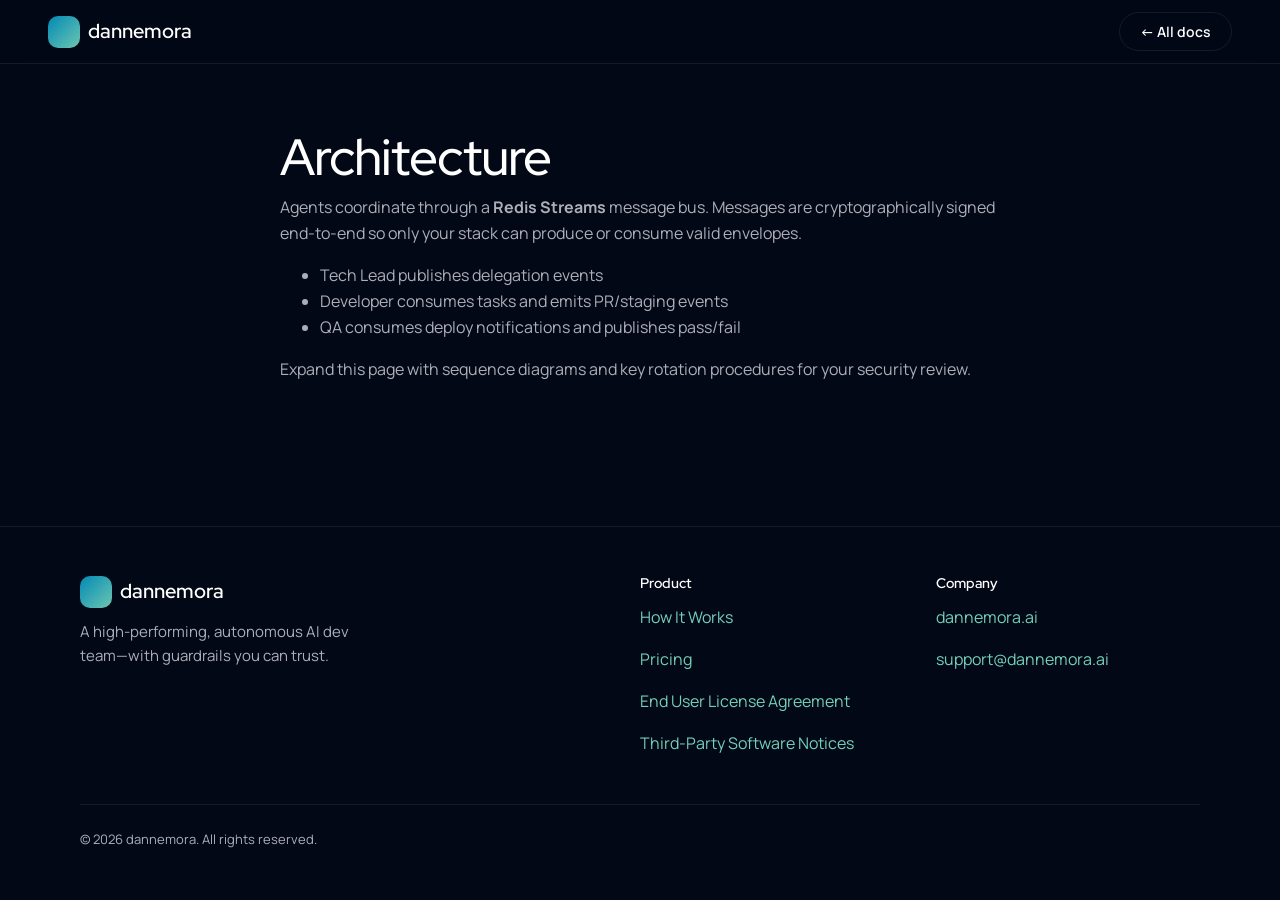
<file: docs/architecture.html>
<!DOCTYPE html>
<html lang="en">
  <head>
    <meta charset="utf-8" />
    <meta name="viewport" content="width=device-width, initial-scale=1" />
    <title>Architecture — dannemora</title>
    <link rel="preconnect" href="https://fonts.googleapis.com" />
    <link rel="preconnect" href="https://fonts.gstatic.com" crossorigin />
    <link
      href="https://fonts.googleapis.com/css2?family=Manrope:wght@400;500;600;700&family=Red+Hat+Display:wght@500;600;700&display=swap"
      rel="stylesheet"
    />
    <link rel="stylesheet" href="../css/styles.css" />
  </head>
  <body>
    <header class="site-header">
      <div class="site-header__inner">
        <a class="logo" href="../index.html">
          <span class="logo__mark" aria-hidden="true"></span>
          dannemora
        </a>
        <a class="btn btn--ghost" href="../docs.html">← All docs</a>
      </div>
    </header>
    <main class="section">
      <div class="container" style="max-width: 720px">
        <h1>Architecture</h1>
        <p>
          Agents coordinate through a <strong>Redis Streams</strong> message bus. Messages are
          cryptographically signed end-to-end so only your stack can produce or consume valid envelopes.
        </p>
        <ul>
          <li>Tech Lead publishes delegation events</li>
          <li>Developer consumes tasks and emits PR/staging events</li>
          <li>QA consumes deploy notifications and publishes pass/fail</li>
        </ul>
        <p>Expand this page with sequence diagrams and key rotation procedures for your security review.</p>
      </div>
    </main>
    <footer class="site-footer">
      <div class="container site-footer__grid">
        <div>
          <div class="logo">
            <span class="logo__mark" aria-hidden="true"></span>
            dannemora
          </div>
          <p style="max-width: 280px; font-size: 0.9375rem">A high-performing, autonomous AI dev team—with guardrails you can trust.</p>
        </div>
        <div>
          <h4 style="font-size: 0.875rem; margin-bottom: 0.75rem">Product</h4>
          <p><a href="../index.html#how-it-works">How It Works</a></p>
          <p><a href="../pricing.html">Pricing</a></p>
          <p><a href="../assets/legal/eula.pdf" target="_blank" rel="noopener">End User License Agreement</a></p>
          <p><a href="../assets/legal/notices.pdf" target="_blank" rel="noopener">Third-Party Software Notices</a></p>
        </div>
        <div>
          <h4 style="font-size: 0.875rem; margin-bottom: 0.75rem">Company</h4>
          <p><a href="https://dannemora.ai" rel="noopener">dannemora.ai</a></p>
          <p><a href="mailto:support@dannemora.ai">support@dannemora.ai</a></p>
        </div>
      </div>
      <div class="container footer-meta">© 2026 dannemora. All rights reserved.</div>
    </footer>
  </body>
</html>
</file>
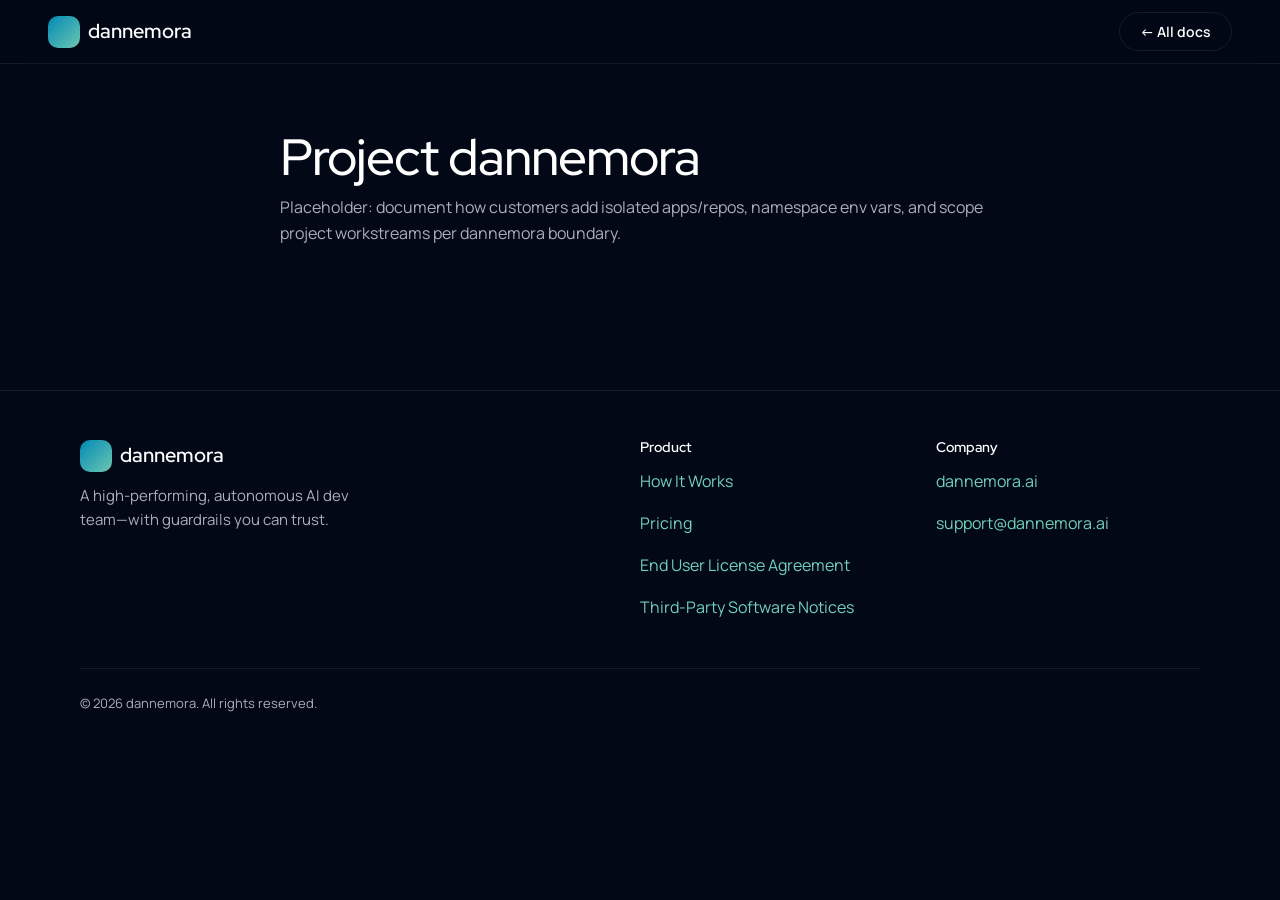
<file: docs/dannemora.html>
<!DOCTYPE html>
<html lang="en">
  <head>
    <meta charset="utf-8" />
    <meta name="viewport" content="width=device-width, initial-scale=1" />
    <title>Project dannemora — dannemora</title>
    <link rel="preconnect" href="https://fonts.googleapis.com" />
    <link rel="preconnect" href="https://fonts.gstatic.com" crossorigin />
    <link
      href="https://fonts.googleapis.com/css2?family=Manrope:wght@400;500;600;700&family=Red+Hat+Display:wght@500;600;700&display=swap"
      rel="stylesheet"
    />
    <link rel="stylesheet" href="../css/styles.css" />
  </head>
  <body>
    <header class="site-header">
      <div class="site-header__inner">
        <a class="logo" href="../index.html">
          <span class="logo__mark" aria-hidden="true"></span>
          dannemora
        </a>
        <a class="btn btn--ghost" href="../docs.html">← All docs</a>
      </div>
    </header>
    <main class="section">
      <div class="container" style="max-width: 720px">
        <h1>Project dannemora</h1>
        <p>
          Placeholder: document how customers add isolated apps/repos, namespace env vars, and scope project workstreams
          per dannemora boundary.
        </p>
      </div>
    </main>
    <footer class="site-footer">
      <div class="container site-footer__grid">
        <div>
          <div class="logo">
            <span class="logo__mark" aria-hidden="true"></span>
            dannemora
          </div>
          <p style="max-width: 280px; font-size: 0.9375rem">A high-performing, autonomous AI dev team—with guardrails you can trust.</p>
        </div>
        <div>
          <h4 style="font-size: 0.875rem; margin-bottom: 0.75rem">Product</h4>
          <p><a href="../index.html#how-it-works">How It Works</a></p>
          <p><a href="../pricing.html">Pricing</a></p>
          <p><a href="../assets/legal/eula.pdf" target="_blank" rel="noopener">End User License Agreement</a></p>
          <p><a href="../assets/legal/notices.pdf" target="_blank" rel="noopener">Third-Party Software Notices</a></p>
        </div>
        <div>
          <h4 style="font-size: 0.875rem; margin-bottom: 0.75rem">Company</h4>
          <p><a href="https://dannemora.ai" rel="noopener">dannemora.ai</a></p>
          <p><a href="mailto:support@dannemora.ai">support@dannemora.ai</a></p>
        </div>
      </div>
      <div class="container footer-meta">© 2026 dannemora. All rights reserved.</div>
    </footer>
  </body>
</html>
</file>
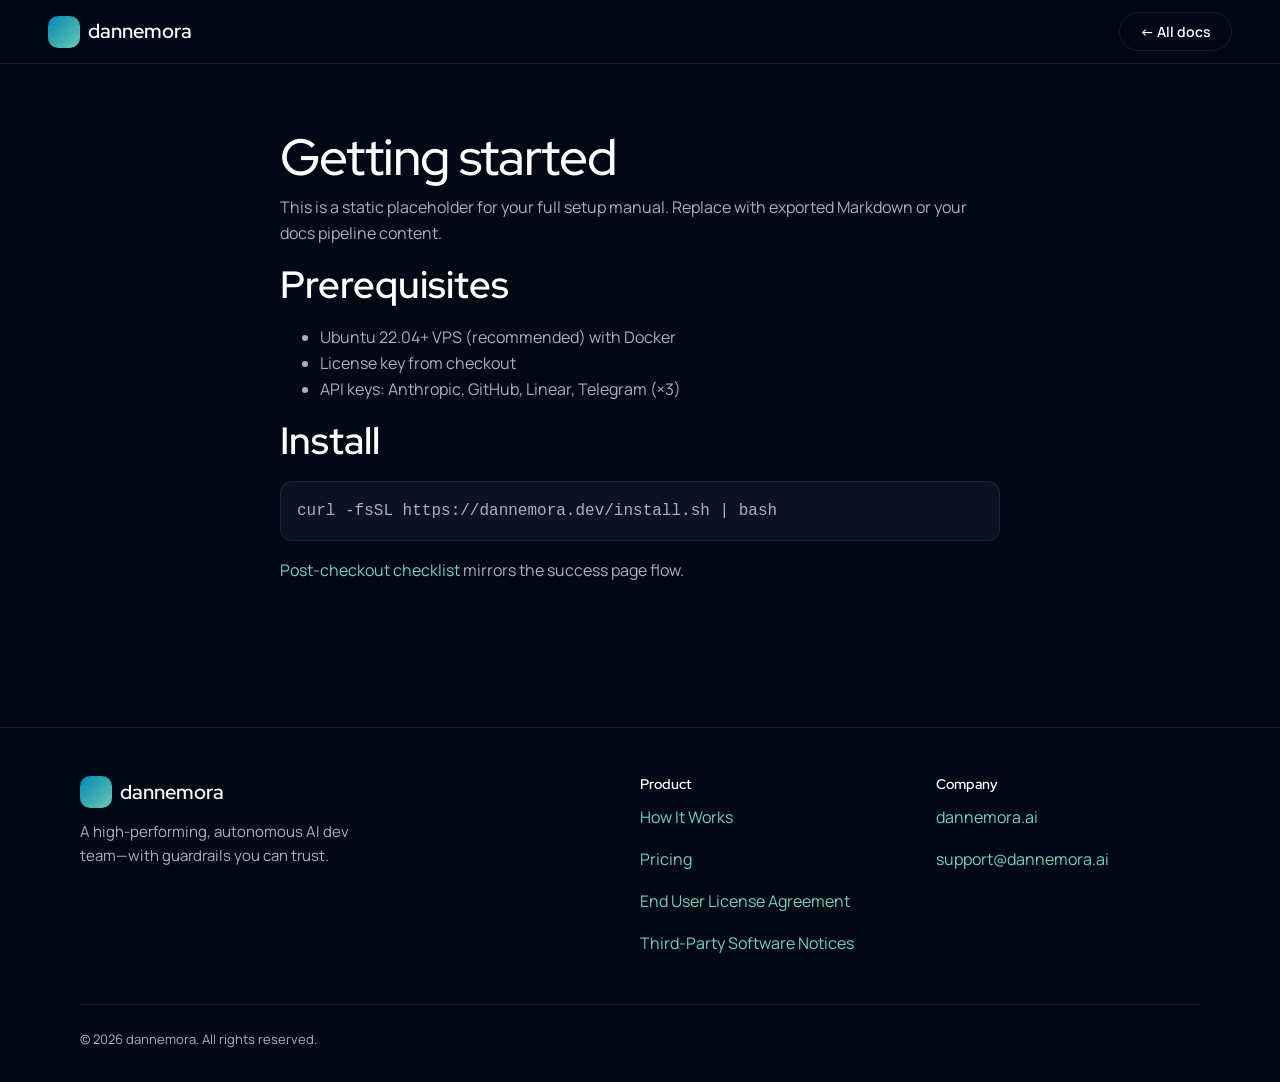
<file: docs/getting-started.html>
<!DOCTYPE html>
<html lang="en">
  <head>
    <meta charset="utf-8" />
    <meta name="viewport" content="width=device-width, initial-scale=1" />
    <title>Getting started — dannemora</title>
    <link rel="preconnect" href="https://fonts.googleapis.com" />
    <link rel="preconnect" href="https://fonts.gstatic.com" crossorigin />
    <link
      href="https://fonts.googleapis.com/css2?family=Manrope:wght@400;500;600;700&family=Red+Hat+Display:wght@500;600;700&display=swap"
      rel="stylesheet"
    />
    <link rel="stylesheet" href="../css/styles.css" />
  </head>
  <body>
    <header class="site-header">
      <div class="site-header__inner">
        <a class="logo" href="../index.html">
          <span class="logo__mark" aria-hidden="true"></span>
          dannemora
        </a>
        <a class="btn btn--ghost" href="../docs.html">← All docs</a>
      </div>
    </header>
    <main class="section">
      <div class="container" style="max-width: 720px">
        <h1>Getting started</h1>
        <p>
          This is a static placeholder for your full setup manual. Replace with exported Markdown or your docs
          pipeline content.
        </p>
        <h2>Prerequisites</h2>
        <ul>
          <li>Ubuntu 22.04+ VPS (recommended) with Docker</li>
          <li>License key from checkout</li>
          <li>API keys: Anthropic, GitHub, Linear, Telegram (×3)</li>
        </ul>
        <h2>Install</h2>
        <pre
          style="padding: 1rem; border-radius: 12px; background: var(--bg-elevated); border: 1px solid var(--border); overflow-x: auto"
        ><code>curl -fsSL https://dannemora.dev/install.sh | bash</code></pre>
        <p><a href="../success.html">Post-checkout checklist</a> mirrors the success page flow.</p>
      </div>
    </main>
    <footer class="site-footer">
      <div class="container site-footer__grid">
        <div>
          <div class="logo">
            <span class="logo__mark" aria-hidden="true"></span>
            dannemora
          </div>
          <p style="max-width: 280px; font-size: 0.9375rem">A high-performing, autonomous AI dev team—with guardrails you can trust.</p>
        </div>
        <div>
          <h4 style="font-size: 0.875rem; margin-bottom: 0.75rem">Product</h4>
          <p><a href="../index.html#how-it-works">How It Works</a></p>
          <p><a href="../pricing.html">Pricing</a></p>
          <p><a href="../assets/legal/eula.pdf" target="_blank" rel="noopener">End User License Agreement</a></p>
          <p><a href="../assets/legal/notices.pdf" target="_blank" rel="noopener">Third-Party Software Notices</a></p>
        </div>
        <div>
          <h4 style="font-size: 0.875rem; margin-bottom: 0.75rem">Company</h4>
          <p><a href="https://dannemora.ai" rel="noopener">dannemora.ai</a></p>
          <p><a href="mailto:support@dannemora.ai">support@dannemora.ai</a></p>
        </div>
      </div>
      <div class="container footer-meta">© 2026 dannemora. All rights reserved.</div>
    </footer>
  </body>
</html>
</file>
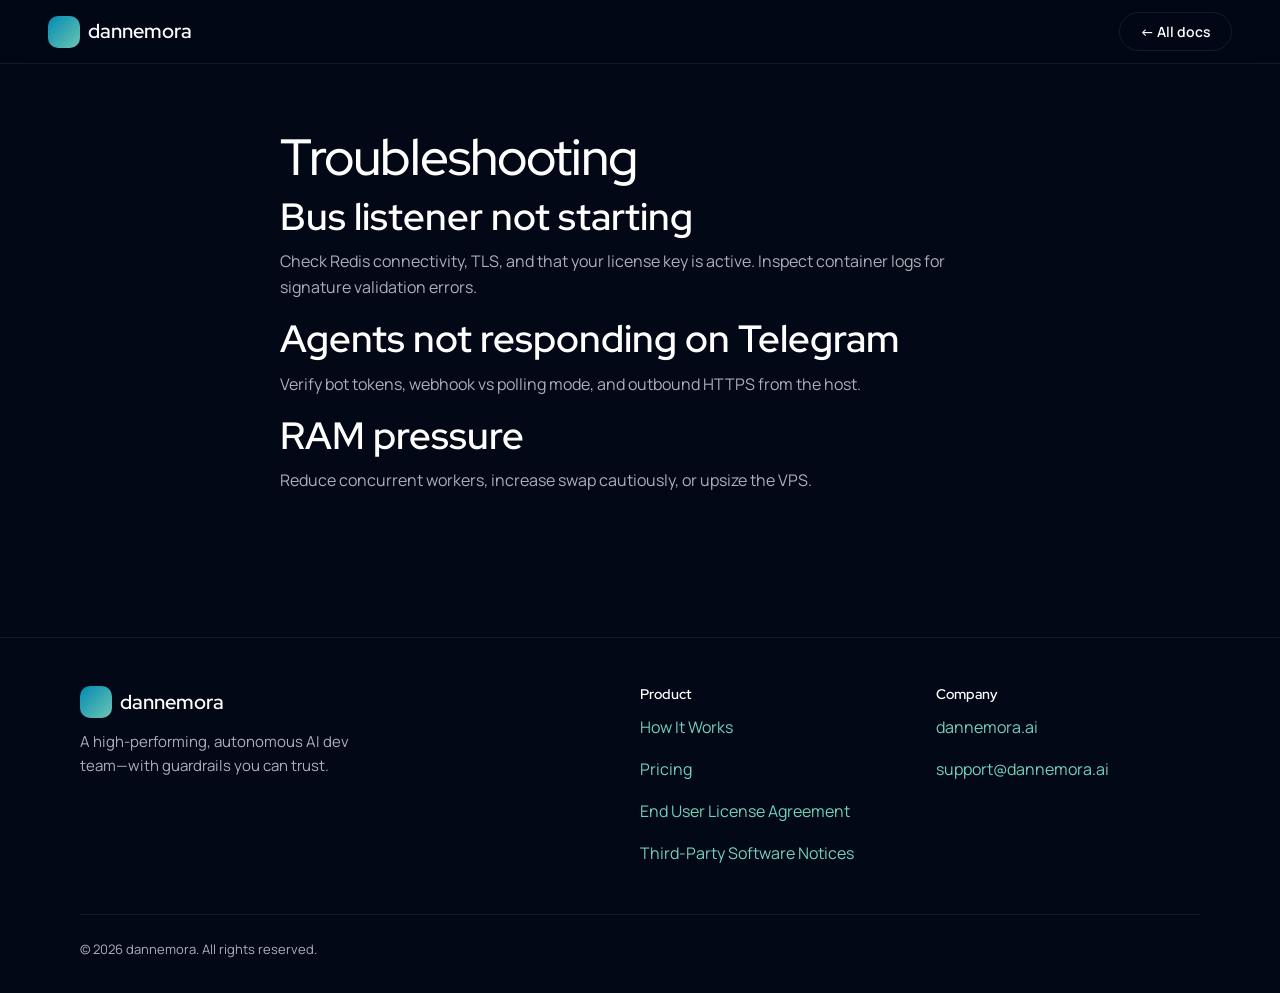
<file: docs/troubleshooting.html>
<!DOCTYPE html>
<html lang="en">
  <head>
    <meta charset="utf-8" />
    <meta name="viewport" content="width=device-width, initial-scale=1" />
    <title>Troubleshooting — dannemora</title>
    <link rel="preconnect" href="https://fonts.googleapis.com" />
    <link rel="preconnect" href="https://fonts.gstatic.com" crossorigin />
    <link
      href="https://fonts.googleapis.com/css2?family=Manrope:wght@400;500;600;700&family=Red+Hat+Display:wght@500;600;700&display=swap"
      rel="stylesheet"
    />
    <link rel="stylesheet" href="../css/styles.css" />
  </head>
  <body>
    <header class="site-header">
      <div class="site-header__inner">
        <a class="logo" href="../index.html">
          <span class="logo__mark" aria-hidden="true"></span>
          dannemora
        </a>
        <a class="btn btn--ghost" href="../docs.html">← All docs</a>
      </div>
    </header>
    <main class="section">
      <div class="container" style="max-width: 720px">
        <h1>Troubleshooting</h1>
        <h2>Bus listener not starting</h2>
        <p>Check Redis connectivity, TLS, and that your license key is active. Inspect container logs for signature validation errors.</p>
        <h2>Agents not responding on Telegram</h2>
        <p>Verify bot tokens, webhook vs polling mode, and outbound HTTPS from the host.</p>
        <h2>RAM pressure</h2>
        <p>Reduce concurrent workers, increase swap cautiously, or upsize the VPS.</p>
      </div>
    </main>
    <footer class="site-footer">
      <div class="container site-footer__grid">
        <div>
          <div class="logo">
            <span class="logo__mark" aria-hidden="true"></span>
            dannemora
          </div>
          <p style="max-width: 280px; font-size: 0.9375rem">A high-performing, autonomous AI dev team—with guardrails you can trust.</p>
        </div>
        <div>
          <h4 style="font-size: 0.875rem; margin-bottom: 0.75rem">Product</h4>
          <p><a href="../index.html#how-it-works">How It Works</a></p>
          <p><a href="../pricing.html">Pricing</a></p>
          <p><a href="../assets/legal/eula.pdf" target="_blank" rel="noopener">End User License Agreement</a></p>
          <p><a href="../assets/legal/notices.pdf" target="_blank" rel="noopener">Third-Party Software Notices</a></p>
        </div>
        <div>
          <h4 style="font-size: 0.875rem; margin-bottom: 0.75rem">Company</h4>
          <p><a href="https://dannemora.ai" rel="noopener">dannemora.ai</a></p>
          <p><a href="mailto:support@dannemora.ai">support@dannemora.ai</a></p>
        </div>
      </div>
      <div class="container footer-meta">© 2026 dannemora. All rights reserved.</div>
    </footer>
  </body>
</html>
</file>
<file: css/styles.css>
/* dannemora — aligned with ClayAI / FREE-ClayAI Figma template tokens */
:root {
  --bg: #020816;
  --bg-elevated: #0a1224;
  --bg-card: rgba(255, 255, 255, 0.04);
  --border: rgba(255, 255, 255, 0.08);
  --text: #ffffff;
  --text-muted: #aeaeb8;
  --accent-lime: #73d0b9;
  --accent-blue: #025bcf;
  --accent-blue-light: #0091bd;
  --black: #0e100f;
  --radius: 16px;
  --radius-sm: 12px;
  --font-display: "Red Hat Display", system-ui, sans-serif;
  --font-body: "Manrope", system-ui, sans-serif;
  --max: 1120px;
  --header-h: 64px;
  --reveal-distance: 20px;
  --reveal-duration: 0.6s;
  --reveal-ease: ease-out;
  --reveal-stagger: 0.2s;
  --hero-load-duration: 0.8s;
  --cta-bounce-duration: 0.45s;
  --cta-bounce-ease: cubic-bezier(0.22, 1, 0.36, 1);
  --pricing-card-glow-duration: 3.6s;
  --pricing-card-glow-delay: 0s;
  --pricing-card-glow-blur: 26px;
  --pricing-card-glow-color: 115, 208, 185;
  --pricing-price-glow-duration: 2.4s;
  --pricing-price-glow-delay: 1.2s;
  --pricing-price-glow-blur: 10px;
}

*,
*::before,
*::after {
  box-sizing: border-box;
}

html {
  scroll-behavior: smooth;
}

body {
  margin: 0;
  font-family: var(--font-body);
  font-size: 16px;
  line-height: 1.625;
  font-weight: 400;
  color: var(--text-muted);
  background: var(--bg);
  min-height: 100vh;
  overflow-x: hidden;
}

h1,
h2,
h3,
h4,
h5,
h6 {
  font-family: var(--font-display);
  color: var(--text);
  font-weight: 600;
  line-height: 1.2;
  margin: 0 0 0.5rem;
}

h1 {
  font-size: clamp(2.25rem, 4vw, 3.5rem);
  font-weight: 500;
  line-height: 1.14;
  letter-spacing: -0.02em;
}

h2 {
  font-size: clamp(1.75rem, 3vw, 2.5rem);
}

h3 {
  font-size: clamp(1.35rem, 2.5vw, 2rem);
}

h4 {
  font-size: 1.5rem;
}

p {
  margin: 0 0 1rem;
}

a {
  color: var(--accent-lime);
  text-decoration: none;
  transition: opacity 0.15s ease;
}

a:hover {
  opacity: 0.85;
}

img {
  max-width: 100%;
  height: auto;
  display: block;
}

.container {
  width: min(100% - 3rem, var(--max));
  margin-inline: auto;
}

/* Header */
.site-header {
  position: sticky;
  top: 0;
  z-index: 100;
  height: var(--header-h);
  background: rgba(2, 8, 22, 0.85);
  backdrop-filter: blur(12px);
  border-bottom: 1px solid var(--border);
}

.site-header__inner {
  display: flex;
  align-items: center;
  justify-content: space-between;
  height: 100%;
  max-width: min(100% - 2.5rem, calc(var(--max) + 80px));
  margin: 0 auto;
  padding: 0 0.5rem;
}

.logo {
  font-family: var(--font-display);
  font-weight: 600;
  font-size: 1.25rem;
  color: var(--text);
  display: flex;
  align-items: center;
  gap: 0.5rem;
}

.logo__mark {
  width: 32px;
  height: 32px;
  border-radius: 10px;
  background: linear-gradient(135deg, var(--accent-blue-light), var(--accent-lime));
  opacity: 0.95;
}

.nav {
  display: flex;
  align-items: center;
  gap: 1.75rem;
}

.nav a {
  color: var(--text-muted);
  font-size: 0.9375rem;
  font-weight: 500;
}

.nav a:hover {
  color: var(--text);
  opacity: 1;
}

.nav__actions {
  display: flex;
  align-items: center;
  gap: 1rem;
}

/* Buttons */
.btn {
  display: inline-flex;
  align-items: center;
  justify-content: center;
  gap: 0.5rem;
  padding: 0.625rem 1.25rem;
  font-family: var(--font-body);
  font-size: 0.875rem;
  font-weight: 600;
  line-height: 1.25;
  border: none;
  border-radius: 999px;
  cursor: pointer;
  transition: transform 0.15s ease, box-shadow 0.15s ease, opacity 0.15s ease;
  text-decoration: none;
  color: var(--text);
}

.btn:active {
  transform: scale(0.98);
}

.btn--primary {
  background: linear-gradient(90deg, var(--accent-blue), var(--accent-blue-light));
  box-shadow: 0 4px 24px rgba(2, 91, 207, 0.35);
}

.btn--primary:hover {
  opacity: 1;
  box-shadow: 0 6px 28px rgba(2, 91, 207, 0.45);
}

@keyframes cta-bounce-y {
  0% {
    transform: translateY(0);
  }
  35% {
    transform: translateY(-2px);
  }
  62% {
    transform: translateY(0.5px);
  }
  100% {
    transform: translateY(0);
  }
}

@keyframes pricing-card-glow-pulse {
  0%,
  100% {
    box-shadow: 0 0 0 1px rgba(var(--pricing-card-glow-color), 0.15),
      0 0 var(--pricing-card-glow-blur) rgba(var(--pricing-card-glow-color), 0.04);
  }
  50% {
    box-shadow: 0 0 0 1px rgba(var(--pricing-card-glow-color), 0.24),
      0 0 var(--pricing-card-glow-blur) rgba(var(--pricing-card-glow-color), 0.2);
  }
}

@keyframes pricing-price-glow-pulse {
  0%,
  100% {
    text-shadow: 0 0 0 rgba(255, 255, 255, 0);
  }
  50% {
    text-shadow: 0 0 var(--pricing-price-glow-blur) rgba(255, 255, 255, 0.72);
  }
}

.get-started-cta:hover {
  animation: cta-bounce-y var(--cta-bounce-duration) var(--cta-bounce-ease);
}

.btn--lime {
  background: linear-gradient(90deg, #5ec4aa, var(--accent-lime));
  color: var(--black);
}

.btn--ghost {
  background: transparent;
  border: 1px solid var(--border);
  color: var(--text);
}

.btn--ghost:hover {
  border-color: rgba(255, 255, 255, 0.2);
  opacity: 1;
}

.btn--block {
  width: 100%;
}

/* Hero */
.hero {
  padding: 4rem 0 3rem;
  position: relative;
  overflow: hidden;
}

.hero::before {
  content: "";
  position: absolute;
  inset: -40% -20% auto;
  height: 70%;
  background: radial-gradient(ellipse at 50% 0%, rgba(0, 145, 189, 0.25), transparent 55%);
  pointer-events: none;
}

.hero__grid {
  display: grid;
  grid-template-columns: 1fr 1fr;
  gap: 3rem;
  align-items: center;
  position: relative;
}

@media (max-width: 900px) {
  .hero__grid {
    grid-template-columns: 1fr;
  }
}

.eyebrow {
  display: inline-block;
  font-size: 0.8125rem;
  font-weight: 600;
  letter-spacing: 0.08em;
  text-transform: uppercase;
  color: var(--accent-lime);
  margin-bottom: 1rem;
}

.hero__visual {
  border-radius: var(--radius);
  background: transparent;
  border: none;
  aspect-ratio: 1 / 1;
  max-height: 420px;
  display: flex;
  align-items: center;
  justify-content: center;
  padding: 0;
}

.hero__visual-inner {
  width: 100%;
  height: 100%;
  border-radius: var(--radius-sm);
  background: transparent;
  border: none;
  display: flex;
  flex-direction: column;
  align-items: center;
  justify-content: center;
  gap: 1rem;
  font-size: 3rem;
}

.hero__visual-inner--image {
  padding: 0;
  overflow: hidden;
}

.hero__visual-inner--image img {
  width: 100%;
  height: 100%;
  object-fit: cover;
}

/* Homepage reveal animations */
body.animate-home .hero .hero__grid > * {
  opacity: 0;
  transition: opacity var(--hero-load-duration) var(--reveal-ease);
}

body.animate-home.is-loaded .hero .hero__grid > * {
  opacity: 1;
}

body.animate-home .reveal-item {
  opacity: 0;
  transform: translateY(var(--reveal-distance));
  transition: opacity var(--reveal-duration) var(--reveal-ease),
    transform var(--reveal-duration) var(--reveal-ease);
  transition-delay: var(--reveal-delay, 0s);
  will-change: opacity, transform;
}

body.animate-home .reveal-item.is-visible {
  opacity: 1;
  transform: translateY(0);
}

/* Sections */
.section {
  padding: 4rem 0;
}

.section--tight {
  padding: 3rem 0;
}

.section__head {
  text-align: center;
  max-width: 640px;
  margin: 0 auto 3rem;
}

.section__head h2 {
  margin-bottom: 0.75rem;
}

.section__head p {
  margin: 0;
  font-size: 1.125rem;
}

/* Feature rows */
.feature-row {
  display: grid;
  grid-template-columns: 1fr 1fr;
  gap: 3rem;
  align-items: center;
  margin-bottom: 4rem;
}

.feature-row:last-child {
  margin-bottom: 0;
}

.feature-row--reverse .feature-row__content {
  order: 2;
}

.feature-row--reverse .feature-row__visual {
  order: 1;
}

@media (max-width: 800px) {
  .feature-row,
  .feature-row--reverse .feature-row__content,
  .feature-row--reverse .feature-row__visual {
    grid-template-columns: 1fr;
    order: unset;
  }
}

.feature-badge {
  display: inline-block;
  font-size: 0.75rem;
  font-weight: 600;
  text-transform: uppercase;
  letter-spacing: 0.06em;
  color: var(--accent-blue-light);
  margin-bottom: 0.75rem;
}

.feature-row__visual {
  border-radius: var(--radius);
  background: var(--bg-card);
  border: 1px solid var(--border);
  min-height: 220px;
  display: flex;
  align-items: center;
  justify-content: center;
  font-size: 4rem;
  padding: 2rem;
}

.feature-row__visual--image {
  padding: 0;
  overflow: hidden;
}

.feature-row__visual--image img {
  width: 100%;
  height: 100%;
  object-fit: cover;
}

/* Steps */
.steps {
  display: grid;
  grid-template-columns: repeat(3, 1fr);
  gap: 1.5rem;
}

@media (max-width: 768px) {
  .steps {
    grid-template-columns: 1fr;
  }
}

.step-card {
  padding: 1.75rem;
  border-radius: var(--radius);
  background: var(--bg-card);
  border: 1px solid var(--border);
}

.step-card__num {
  width: 40px;
  height: 40px;
  border-radius: 12px;
  background: linear-gradient(135deg, var(--accent-blue), var(--accent-blue-light));
  display: flex;
  align-items: center;
  justify-content: center;
  font-family: var(--font-display);
  font-weight: 700;
  color: var(--text);
  margin-bottom: 1rem;
}

.step-card h3 {
  font-size: 1.125rem;
  margin-bottom: 0.5rem;
}

.step-card p {
  margin: 0;
  font-size: 0.9375rem;
}

/* Credibility */
.cred-grid {
  display: grid;
  grid-template-columns: repeat(auto-fit, minmax(200px, 1fr));
  gap: 1.25rem;
}

.cred-item {
  padding: 1.25rem 1.5rem;
  border-radius: var(--radius-sm);
  border: 1px solid var(--border);
  background: rgba(255, 255, 255, 0.02);
}

.cred-item strong {
  display: block;
  color: var(--text);
  font-family: var(--font-display);
  font-size: 1.25rem;
  margin-bottom: 0.25rem;
}

/* Pricing cards */
.pricing-grid {
  display: grid;
  grid-template-columns: repeat(2, 1fr);
  gap: 1.5rem;
  max-width: 880px;
  margin: 0 auto;
}

@media (max-width: 640px) {
  .pricing-grid {
    grid-template-columns: 1fr;
  }
}

.price-card {
  padding: 2rem;
  border-radius: var(--radius);
  border: 1px solid var(--border);
  background: linear-gradient(180deg, rgba(255, 255, 255, 0.06), rgba(255, 255, 255, 0.02));
  display: flex;
  flex-direction: column;
}

.price-card--highlight {
  border-color: rgba(115, 208, 185, 0.4);
  box-shadow: 0 0 0 1px rgba(115, 208, 185, 0.15);
  animation: pricing-card-glow-pulse var(--pricing-card-glow-duration) ease-in-out
    var(--pricing-card-glow-delay) infinite;
}

.price-card__tier {
  font-size: 0.875rem;
  font-weight: 600;
  color: var(--accent-lime);
  text-transform: uppercase;
  letter-spacing: 0.05em;
  margin-bottom: 0.5rem;
}

.price-card__price {
  font-family: var(--font-display);
  font-size: 2.25rem;
  font-weight: 600;
  color: var(--text);
  margin-bottom: 0.25rem;
}

.price-card__primary-amount--glow {
  animation: pricing-price-glow-pulse var(--pricing-price-glow-duration) ease-in-out
    var(--pricing-price-glow-delay) infinite;
}

.price-card__billing {
  display: inline-block;
  margin-left: 0.5rem;
  font-family: var(--font-body);
  font-size: 0.875rem;
  font-weight: 500;
  color: var(--text-muted);
}

.price-card__note {
  font-size: 0.875rem;
  margin-bottom: 1.5rem;
  color: var(--text-muted);
}

.price-card ul {
  list-style: none;
  margin: 0 0 1.5rem;
  padding: 0;
  flex: 1;
}

.price-card li {
  position: relative;
  padding-left: 1.5rem;
  margin-bottom: 0.75rem;
  font-size: 0.9375rem;
}

.price-card li::before {
  content: "✓";
  position: absolute;
  left: 0;
  color: var(--accent-lime);
  font-weight: 700;
}

/* Pricing toggle card */
.pricing-single {
  max-width: 560px;
  margin: 0 auto;
}

.billing-toggle {
  display: inline-flex;
  align-items: center;
  gap: 0.35rem;
  padding: 0.35rem;
  border-radius: 999px;
  background: rgba(255, 255, 255, 0.04);
  border: 1px solid var(--border);
  margin-bottom: 1rem;
}

.billing-toggle button {
  border: none;
  background: transparent;
  color: var(--text-muted);
  font-family: var(--font-body);
  font-size: 0.8125rem;
  font-weight: 600;
  padding: 0.45rem 0.9rem;
  border-radius: 999px;
  cursor: pointer;
}

.billing-toggle button.is-active {
  background: rgba(255, 255, 255, 0.12);
  color: var(--text);
}

.price-card__savings {
  display: inline-flex;
  align-items: center;
  align-self: flex-start;
  padding: 0.4rem 0.75rem;
  margin-bottom: 0.85rem;
  border-radius: 999px;
  font-size: 0.8125rem;
  font-weight: 700;
  color: #103a31;
  background: linear-gradient(90deg, #84dec8, #73d0b9);
}

/* CTA banner */
.cta-banner {
  padding: 3rem 2rem;
  border-radius: var(--radius);
  background: linear-gradient(120deg, rgba(2, 91, 207, 0.35), rgba(115, 208, 185, 0.15));
  border: 1px solid var(--border);
  text-align: center;
}

.cta-banner h2 {
  margin-bottom: 0.75rem;
}

.cta-banner p {
  margin-bottom: 1.5rem;
  max-width: 520px;
  margin-left: auto;
  margin-right: auto;
}

/* FAQ */
.faq {
  max-width: 720px;
  margin: 0 auto;
}

.faq-item {
  border-bottom: 1px solid var(--border);
  padding: 1.25rem 0;
}

.faq-item summary {
  cursor: pointer;
  font-family: var(--font-display);
  font-weight: 600;
  color: var(--text);
  list-style: none;
}

.faq-item summary::-webkit-details-marker {
  display: none;
}

.faq-item p {
  margin: 1rem 0 0;
  font-size: 0.9375rem;
}

/* Footer */
.site-footer {
  border-top: 1px solid var(--border);
  padding: 3rem 0 2rem;
  margin-top: 4rem;
}

.site-footer__grid {
  display: grid;
  grid-template-columns: 2fr 1fr 1fr;
  gap: 2rem;
}

@media (max-width: 700px) {
  .site-footer__grid {
    grid-template-columns: 1fr;
  }
}

.site-footer .logo {
  margin-bottom: 0.75rem;
}

.footer-meta {
  font-size: 0.8125rem;
  margin-top: 2rem;
  padding-top: 1.5rem;
  border-top: 1px solid var(--border);
  color: var(--text-muted);
}

/* Forms */
.field {
  margin-bottom: 1rem;
}

.field label {
  display: block;
  font-size: 0.875rem;
  font-weight: 500;
  color: var(--text);
  margin-bottom: 0.375rem;
}

.input {
  width: 100%;
  padding: 0.75rem 1rem;
  border-radius: var(--radius-sm);
  border: 1px solid var(--border);
  background: var(--bg-elevated);
  color: var(--text);
  font-family: var(--font-body);
  font-size: 1rem;
}

.input:focus {
  outline: none;
  border-color: var(--accent-blue-light);
  box-shadow: 0 0 0 3px rgba(0, 145, 189, 0.2);
}

/* License key */
.license-box {
  display: flex;
  flex-wrap: wrap;
  align-items: center;
  gap: 1rem;
  padding: 1.25rem 1.5rem;
  border-radius: var(--radius-sm);
  background: var(--bg-elevated);
  border: 1px solid var(--border);
  font-family: ui-monospace, monospace;
  font-size: 1.125rem;
  color: var(--accent-lime);
}

.checklist {
  list-style: none;
  padding: 0;
  margin: 0;
}

.checklist li {
  padding: 0.5rem 0;
  padding-left: 1.75rem;
  position: relative;
}

.checklist li::before {
  content: "☐";
  position: absolute;
  left: 0;
  color: var(--text-muted);
}

/* Docs */
.docs-search {
  margin-bottom: 2rem;
}

.docs-search input {
  width: 100%;
  max-width: 480px;
}

.docs-section {
  margin-bottom: 2.5rem;
}

.docs-section h2 {
  font-size: 1.25rem;
  margin-bottom: 1rem;
  padding-bottom: 0.5rem;
  border-bottom: 1px solid var(--border);
}

.doc-link-list {
  list-style: none;
  padding: 0;
  margin: 0;
}

.doc-link-list li {
  margin-bottom: 0.75rem;
}

.doc-link-list a {
  color: var(--text-muted);
  font-weight: 500;
}

.doc-link-list a:hover {
  color: var(--accent-lime);
}

/* Account */
.account-layout {
  display: grid;
  grid-template-columns: 1fr 1fr;
  gap: 2rem;
  align-items: start;
}

@media (max-width: 900px) {
  .account-layout {
    grid-template-columns: 1fr;
  }
}

.card {
  padding: 2rem;
  border-radius: var(--radius);
  border: 1px solid var(--border);
  background: var(--bg-card);
}

.table-wrap {
  overflow-x: auto;
}

table {
  width: 100%;
  border-collapse: collapse;
  font-size: 0.875rem;
}

th,
td {
  text-align: left;
  padding: 0.75rem 1rem;
  border-bottom: 1px solid var(--border);
}

th {
  color: var(--text-muted);
  font-weight: 500;
}

td {
  color: var(--text);
}

.status-pill {
  display: inline-block;
  padding: 0.25rem 0.75rem;
  border-radius: 999px;
  font-size: 0.75rem;
  font-weight: 600;
  text-transform: uppercase;
  background: rgba(115, 208, 185, 0.2);
  color: var(--accent-lime);
}

/* Modal */
.modal-overlay {
  position: fixed;
  inset: 0;
  background: rgba(2, 8, 22, 0.75);
  display: none;
  align-items: center;
  justify-content: center;
  z-index: 200;
  padding: 1rem;
}

.modal-overlay.is-open {
  display: flex;
}

.modal {
  max-width: 480px;
  width: 100%;
  padding: 2rem;
  border-radius: var(--radius);
  background: var(--bg-elevated);
  border: 1px solid var(--border);
}

.modal h3 {
  margin-bottom: 1rem;
}

.modal__actions {
  display: flex;
  gap: 0.75rem;
  justify-content: flex-end;
  margin-top: 1.5rem;
}

/* Utilities */
.text-center {
  text-align: center;
}

.mt-0 {
  margin-top: 0;
}

.mb-0 {
  margin-bottom: 0;
}

.hidden {
  display: none !important;
}

.text-muted {
  color: var(--text-muted);
}

.nav-toggle {
  display: none;
  background: none;
  border: none;
  color: var(--text);
  font-size: 1.5rem;
  cursor: pointer;
}

@media (max-width: 900px) {
  .nav-toggle {
    display: block;
  }

  .nav {
    position: fixed;
    inset: var(--header-h) 0 auto 0;
    background: var(--bg);
    flex-direction: column;
    padding: 1.5rem;
    border-bottom: 1px solid var(--border);
    display: none;
  }

  .nav.is-open {
    display: flex;
  }

  .nav__actions {
    flex-direction: column;
    width: 100%;
  }

  .nav__actions .btn {
    width: 100%;
  }
}
</file>
